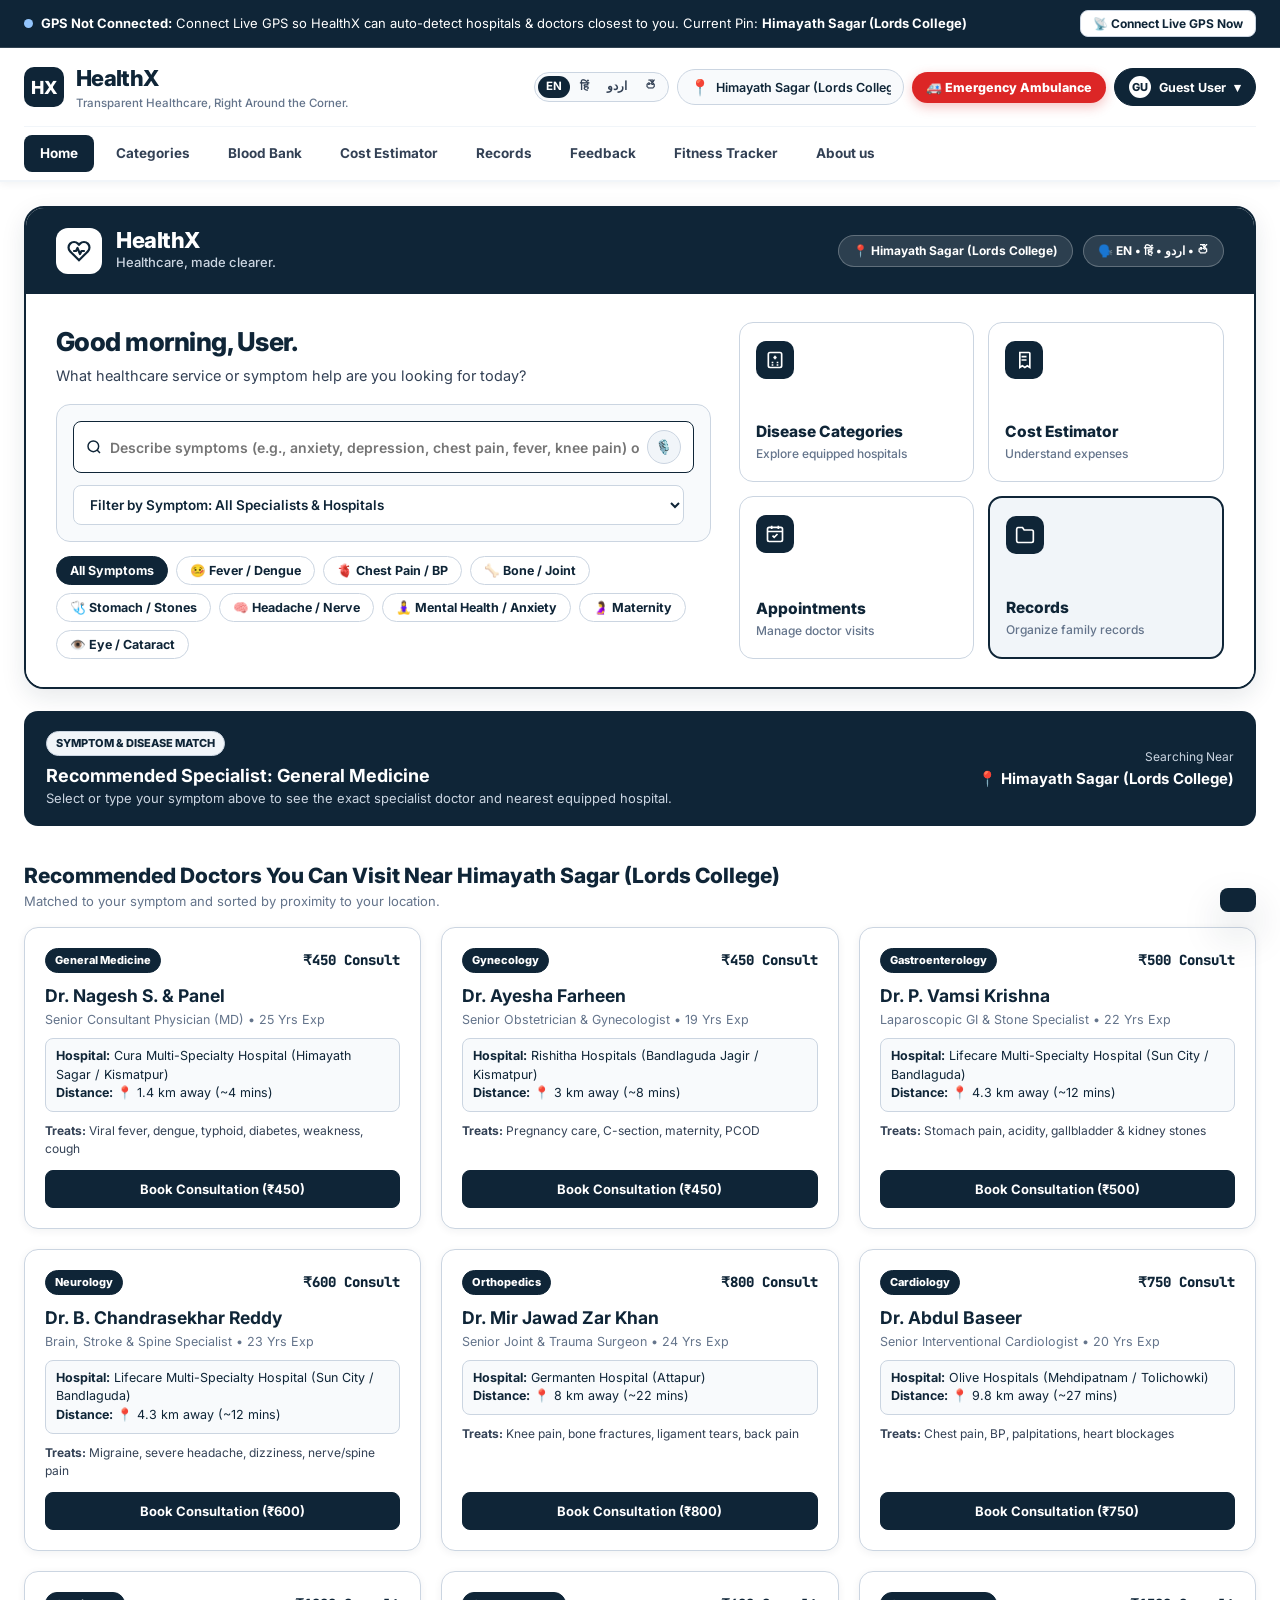
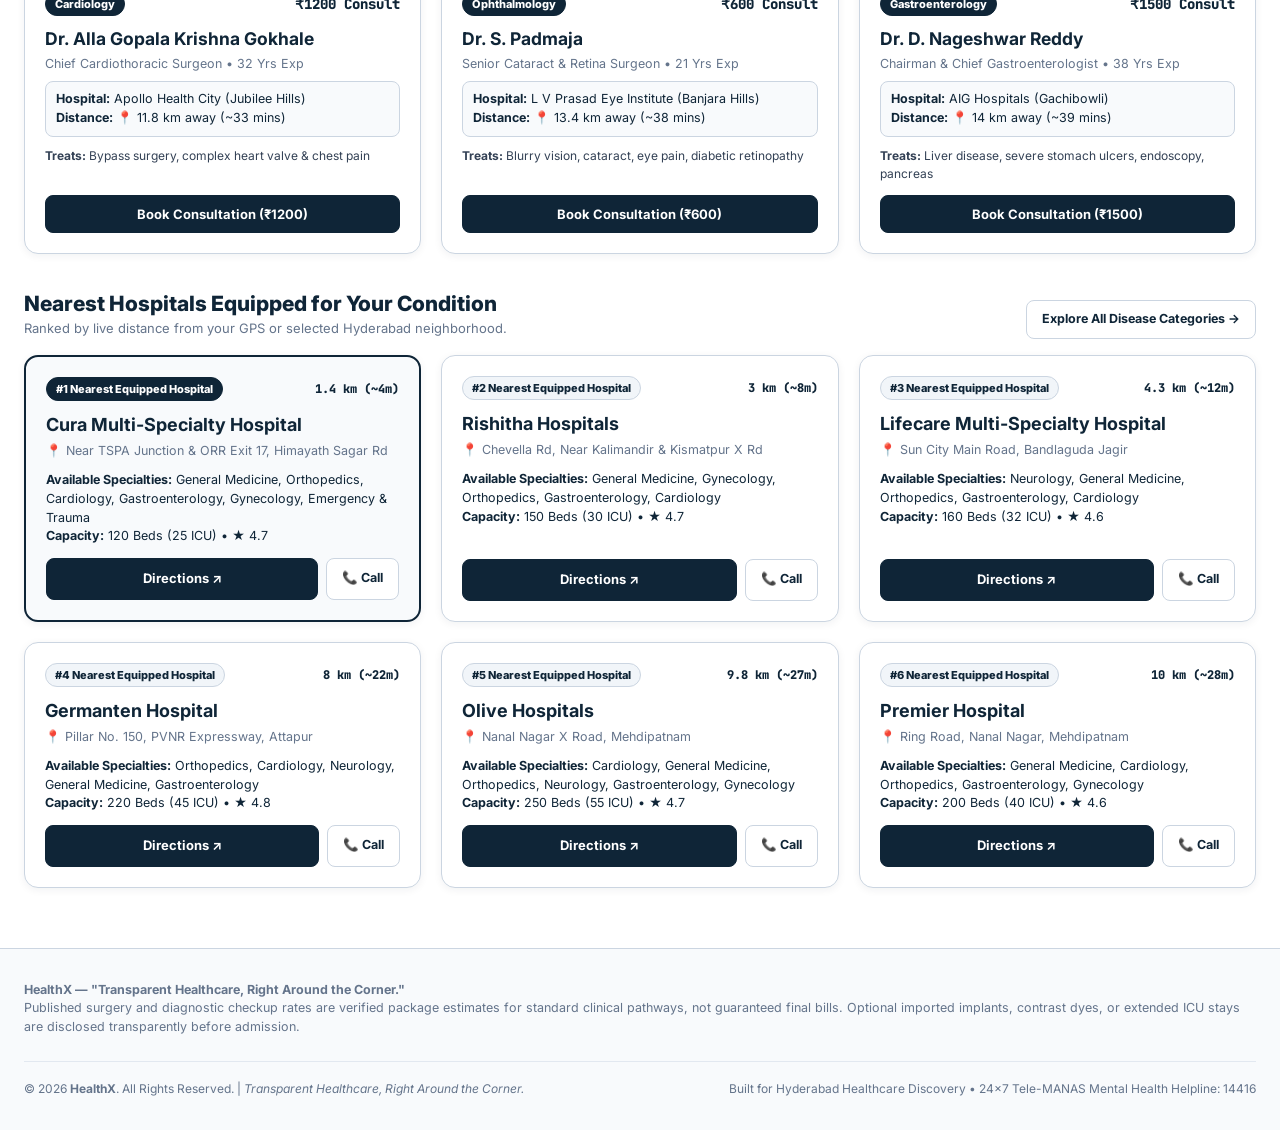
<file: index.html>
<!DOCTYPE html>
<html lang="en">
<head>
  <meta charset="UTF-8" />
  <meta name="viewport" content="width=device-width, initial-scale=1.0" />
  <title>HealthX | Hyderabad's All-In-One Health App</title>
  <link href="https://fonts.googleapis.com/css2?family=Inter:wght@400;500;600;700;800&family=JetBrains+Mono:wght@500;700&display=swap" rel="stylesheet">
  <link rel="stylesheet" href="./styles.css" />
</head>
<body>

  <!-- GPS AUTO-CONNECT PROMPT BAR -->
  <div class="gps-prompt-banner">
    <div class="gps-prompt-inner">
      <div id="gpsBannerText">
        <span class="gps-status-dot"></span><strong>GPS Not Connected:</strong> Connect Live GPS to auto-detect the nearest doctors and hospitals around you.
      </div>
      <button id="gpsConnectBtn" class="btn-outline" style="padding:5px 12px;font-size:12px;" onclick="connectLiveGPS(false)">
        📡 Connect Live GPS Now
      </button>
    </div>
  </div>

  <!-- HEADER -->
  <header class="navbar">
    <div class="container">
      <div class="navbar-top">
        <a href="./index.html" class="brand">
<span class="brand-mark">HX</span>
          <span>
            <span class="brand-title">HealthX</span>
            <span class="brand-sub">Transparent Healthcare, Right Around the Corner.</span>
          </span>
        </a>
        <div class="header-controls">
          <!-- Compact Language Switcher (EN | हिं | اردو | తె) -->
          <div id="headerLangSwitcher" class="lang-mini-pill" role="group" aria-label="Language Switcher">
            <button type="button" class="lang-mini-btn active" data-lang="en" onclick="setSiteLanguage('en')" title="English">EN</button>
            <button type="button" class="lang-mini-btn" data-lang="hi" onclick="setSiteLanguage('hi')" title="Hindi">हिं</button>
            <button type="button" class="lang-mini-btn" data-lang="ur" onclick="setSiteLanguage('ur')" title="Urdu">اردو</button>
            <button type="button" class="lang-mini-btn" data-lang="te" onclick="setSiteLanguage('te')" title="Telugu">తె</button>
          </div>

          <!-- Location Auto-Correct Input -->
          <div class="location-box" title="Type your Hyderabad area (auto-completes)">
            <span>📍</span>
            <input id="headerLocationInput" type="text" placeholder="Type area (e.g. Attapur, Mehdipatnam)" oninput="handleLocationTyping(this.value)" onfocus="handleLocationTyping(this.value)" />
            <div id="locSuggestionsBox" class="loc-suggestions"></div>
          </div>

          <!-- ONLY RED FEATURE: EMERGENCY AMBULANCE -->
          <button type="button" class="btn-ambulance" onclick="openAmbulanceModal()" data-i18n="ambulanceBtn">
            🚑 Emergency Ambulance
          </button>

          <!-- Top-Right Compact Login / Guest / National ID Menu -->
          <div class="profile-menu-wrap">
            <button type="button" class="profile-trigger-btn" onclick="toggleProfileDropdown()">
              <span id="profileAvatarMini" class="profile-avatar-mini">SZ</span>
              <span id="profileBtnLabel">User</span>
              <span>▾</span>
            </button>
            <div id="profileDropdown" class="profile-dropdown"></div>
          </div>
        </div>
      </div>

      <!-- Navigation Bar -->
      <nav class="nav-links" aria-label="Primary Navigation">
        <a href="./index.html" class="nav-link active" data-i18n="navHome">Home</a>
        <a href="./categories.html" class="nav-link" data-i18n="navCategories">Categories</a>
        <a href="./bloodbank.html" class="nav-link" data-i18n="navBlood">Blood Bank</a>
        <a href="./costs.html" class="nav-link" data-i18n="navCosts">Cost Estimator</a>
        <a href="./locker.html" class="nav-link" data-i18n="navRecords">Records</a>
        <a href="./feedback.html" class="nav-link" data-i18n="navFeedback">Feedback</a>
       <a href="./fitness.html" class="nav-link">Fitness Tracker</a>
     <a href="./about.html" class="nav-link" data-i18n="navAbout">About us</a>
      </nav>
    </div>
  </header>


  <main class="container">




    <!-- PC EXECUTIVE COMMAND CENTER -->
    <section class="pc-command-hub" aria-label="HealthX PC Command Center">
      <div class="pc-hub-banner">
        <div class="pc-hub-brand">
          <div class="pc-hub-logo">
            <svg width="24" height="24" viewBox="0 0 24 24" fill="none" stroke="currentColor" stroke-width="2.2">
              <path d="M20.84 4.61a5.5 5.5 0 0 0-7.78 0L12 5.67l-1.06-1.06a5.5 5.5 0 0 0-7.78 7.78l1.06 1.06L12 21.23l7.78-7.78 1.06-1.06a5.5 5.5 0 0 0 0-7.78z"/>
              <path d="M7 12h2l1.5-3 2.5 6 1.5-3H17" stroke-linecap="round" stroke-linejoin="round"/>
            </svg>
          </div>
          <div>
            <div class="pc-hub-title">HealthX</div>
            <div class="pc-hub-sub">Healthcare, made clearer.</div>
          </div>
        </div>

        <div class="pc-hub-badges">
          <span class="pc-pill-badge">📍 <span class="active-zone-label">Himayath Sagar (Lords College)</span></span>
          <span class="pc-pill-badge">🗣️ EN • हिं • اردو • తె</span>
        </div>
      </div>

      <!-- Main 2-Column PC Body -->
      <div class="pc-hub-body">
        <div>
          <h1 class="pc-greeting-title" id="pcGreetingHeading" data-i18n="greetingTitle">Good morning, User.</h1>
          <p class="pc-greeting-sub" data-i18n="greetingSub">What healthcare service or symptom help are you looking for today?</p>

          <div class="pc-search-card">
            <div class="pc-search-input-wrap">
              <svg width="18" height="18" viewBox="0 0 24 24" fill="none" stroke="#0F2537" stroke-width="2.2">
                <circle cx="11" cy="11" r="8"/><path d="M21 21l-4.35-4.35"/>
              </svg>
              <input
                id="symptomInput"
                type="text"
                data-i18n-placeholder="symptomPlaceholder"
                placeholder="Describe symptoms (e.g., anxiety, depression, chest pain, fever, knee pain) or search hospitals..."
                oninput="renderSymptomMatches()"
              />
              <button type="button" id="clearSymptomBtn" class="pc-clear-btn" onclick="clearSymptomSearch()" title="Clear search">✕</button>
              <button type="button" class="pc-mic-btn" onclick="startPCVoiceSearch()" title="Voice Search">
                🎙️
              </button>
            </div>

            <div class="pc-search-actions-row">
              <select id="symptomCategorySelect" class="select-std" onchange="selectSymptomChip(this.value)">
                <option value="ALL">Filter by Symptom: All Specialists &amp; Hospitals</option>
                <option value="FEVER">High Fever / Dengue / Cough / Weakness</option>
                <option value="HEART">Chest Pain / Breathlessness / High BP</option>
                <option value="ORTHO">Knee Pain / Bone Fracture / Back Pain</option>
                <option value="GASTRO">Stomach Pain / Gallstones / Kidney Stones</option>
                <option value="NEURO">Severe Headache / Migraine / Spine</option>
                <option value="PSYCH">Anxiety / Depression / Panic / Sleep / Stress (Psychiatry)</option>
                <option value="GYNEC">Pregnancy / Maternity Care</option>
                <option value="EYE">Blurry Vision / Cataract</option>
              </select>

            </div>
          </div>

          <!-- Quick Symptom Filter Chips (Now includes Mental Health / Psychiatric) -->
          <div class="symptom-chips" style="margin-top:14px;">
            <button class="sym-chip active" data-sym="ALL" data-i18n="chipAll" onclick="selectSymptomChip('ALL')">All Symptoms</button>
            <button class="sym-chip" data-sym="FEVER" data-i18n="chipFever" onclick="selectSymptomChip('FEVER')">🤒 Fever / Dengue</button>
            <button class="sym-chip" data-sym="HEART" data-i18n="chipHeart" onclick="selectSymptomChip('HEART')">🫀 Chest Pain / BP</button>
            <button class="sym-chip" data-sym="ORTHO" data-i18n="chipOrtho" onclick="selectSymptomChip('ORTHO')">🦴 Bone / Joint</button>
            <button class="sym-chip" data-sym="GASTRO" data-i18n="chipGastro" onclick="selectSymptomChip('GASTRO')">🩺 Stomach / Stones</button>
            <button class="sym-chip" data-sym="NEURO" data-i18n="chipNeuro" onclick="selectSymptomChip('NEURO')">🧠 Headache / Nerve</button>
            <button class="sym-chip" data-sym="PSYCH" data-i18n="chipPsych" onclick="selectSymptomChip('PSYCH')">🧘‍♀️ Mental Health / Anxiety</button>
            <button class="sym-chip" data-sym="GYNEC" data-i18n="chipGynec" onclick="selectSymptomChip('GYNEC')">🤰 Maternity</button>
            <button class="sym-chip" data-sym="EYE" data-i18n="chipEye" onclick="selectSymptomChip('EYE')">👁️ Eye / Cataract</button>
          </div>
        </div>

        <!-- Right Column: 4 Crisp Navy & White Quick-Action Tiles -->
        <div class="pc-tiles-grid">
          <a href="./categories.html" class="pc-action-tile">
            <div class="pc-tile-icon">
              <svg width="20" height="20" viewBox="0 0 24 24" fill="none" stroke="currentColor" stroke-width="2">
                <rect x="4" y="3" width="16" height="18" rx="2"/><path d="M12 7v4M10 9h4M8 15h2M14 15h2M8 18h2M14 18h2"/>
              </svg>
            </div>
            <div>
              <div class="pc-tile-title" data-i18n="tileCatTitle">Disease Categories</div>
              <div class="pc-tile-sub" data-i18n="tileCatSub">Explore equipped hospitals</div>
            </div>
          </a>

          <a href="./costs.html" class="pc-action-tile">
            <div class="pc-tile-icon">
              <svg width="20" height="20" viewBox="0 0 24 24" fill="none" stroke="currentColor" stroke-width="2">
                <path d="M6 3h12a1 1 0 0 1 1 1v17l-3-2-3 2-3-2-3 2V4a1 1 0 0 1 1-1z"/><path d="M9 8h6M9 12h6"/>
              </svg>
            </div>
            <div>
              <div class="pc-tile-title" data-i18n="tileCostTitle">Cost Estimator</div>
              <div class="pc-tile-sub" data-i18n="tileCostSub">Understand expenses</div>
            </div>
          </a>

          <a href="#recommendedDoctorsSection" class="pc-action-tile">
            <div class="pc-tile-icon">
              <svg width="20" height="20" viewBox="0 0 24 24" fill="none" stroke="currentColor" stroke-width="2">
                <rect x="3" y="4" width="18" height="17" rx="2"/><path d="M16 2v4M8 2v4M3 9h18M9 14l2 2 4-4"/>
              </svg>
            </div>
            <div>
              <div class="pc-tile-title" data-i18n="tileApptTitle">Appointments</div>
              <div class="pc-tile-sub" data-i18n="tileApptSub">Manage doctor visits</div>
            </div>
          </a>

          <a href="./locker.html" class="pc-action-tile featured">
            <div class="pc-tile-icon">
              <svg width="20" height="20" viewBox="0 0 24 24" fill="none" stroke="currentColor" stroke-width="2">
                <path d="M22 19a2 2 0 0 1-2 2H4a2 2 0 0 1-2-2V5a2 2 0 0 1 2-2h5l2 3h9a2 2 0 0 1 2 2z"/>
              </svg>
            </div>
            <div>
              <div class="pc-tile-title" data-i18n="tileRecTitle">Records</div>
              <div class="pc-tile-sub" data-i18n="tileRecSub">Organize family records</div>
            </div>
          </a>
        </div>
      </div>
    </section>

    <!-- DYNAMIC SPECIALIST RECOMMENDATION BANNER -->
    <div id="symptomRecommendationBanner" class="recommendation-banner"></div>

    <!-- 1. RECOMMENDED DOCTORS TO VISIT -->
    <section id="recommendedDoctorsSection">
      <div class="section-header">
        <div>
          <h2><span data-i18n="secDocTitle">Recommended Doctors You Can Visit Near</span> <span class="active-zone-label">Himayath Sagar</span></h2>
          <p data-i18n="secDocSub">Matched to your symptom and sorted by proximity to your location.</p>
        </div>
      </div>
      <div id="homeSymptomDoctorsGrid" class="grid-3"></div>
    </section>

    <!-- 2. NEAREST HOSPITALS EQUIPPED FOR THIS SYMPTOM -->
    <section>
      <div class="section-header">
        <div>
          <h2 data-i18n="secHospTitle">Nearest Hospitals Equipped for Your Condition</h2>
          <p data-i18n="secHospSub">Ranked by live distance from your GPS or selected Hyderabad neighborhood.</p>
        </div>
        <a href="./categories.html" class="btn-outline">Explore All Disease Categories →</a>
      </div>
      <div id="homeSymptomHospitalsGrid" class="grid-3"></div>
    </section>
  </main>

  <!-- MODAL & TOAST -->
  <div id="appModal" class="modal-backdrop" onclick="if(event.target===this) closeModal()">
    <div id="appModalContent" class="modal-box"></div>
  </div>
  <div id="toastBox" class="toast"></div>

  <footer>
    <div class="container">
      <div>
        <strong class="footer-brand">HealthX — "Transparent Healthcare, Right Around the Corner."</strong>
        <p class="footer-note">Published surgery and diagnostic checkup rates are verified package estimates for standard clinical pathways, not guaranteed final bills. Optional imported implants, contrast dyes, or extended ICU stays are disclosed transparently before admission.</p>
      </div>
      <div style="margin-top: 24px; padding-top: 18px; border-top: 1px solid #E2E8F0; display: flex; justify-content: space-between; align-items: center; flex-wrap: wrap; gap: 12px; font-size: 12px; color: #64748B;">
        <div>
          &copy; 2026 <strong>HealthX</strong>. All Rights Reserved. | <em>Transparent Healthcare, Right Around the Corner.</em>
        </div>
        <div>
          Built for Hyderabad Healthcare Discovery • 24x7 Tele-MANAS Mental Health Helpline: 14416
        </div>
      </div>
    </div>
  </footer>

  <script src="./app.js"></script>
  <script>
    function startPCVoiceSearch() {
      const SpeechRec = window.SpeechRecognition || window.webkitSpeechRecognition;
      if (!SpeechRec) {
        document.getElementById("symptomInput").value = "anxiety";
        renderSymptomMatches();
        showToast("Voice simulated: Matching specialists for 'anxiety'");
        return;
      }
      const rec = new SpeechRec();
      const langMap = { en: "en-IN", hi: "hi-IN", ur: "ur-IN", te: "te-IN" };
      rec.lang = langMap[currentLang] || "en-IN";
      showToast("🎙️ Listening... Speak your symptom in English, Hindi, Urdu, or Telugu.");
      rec.onresult = e => {
        const text = e.results[0][0].transcript;
        document.getElementById("symptomInput").value = text;
        renderSymptomMatches();
        showToast(`🎙️ Searching for: "${text}"`);
      };
      rec.start();
    }
  </script>
</body>
</html>
</file>
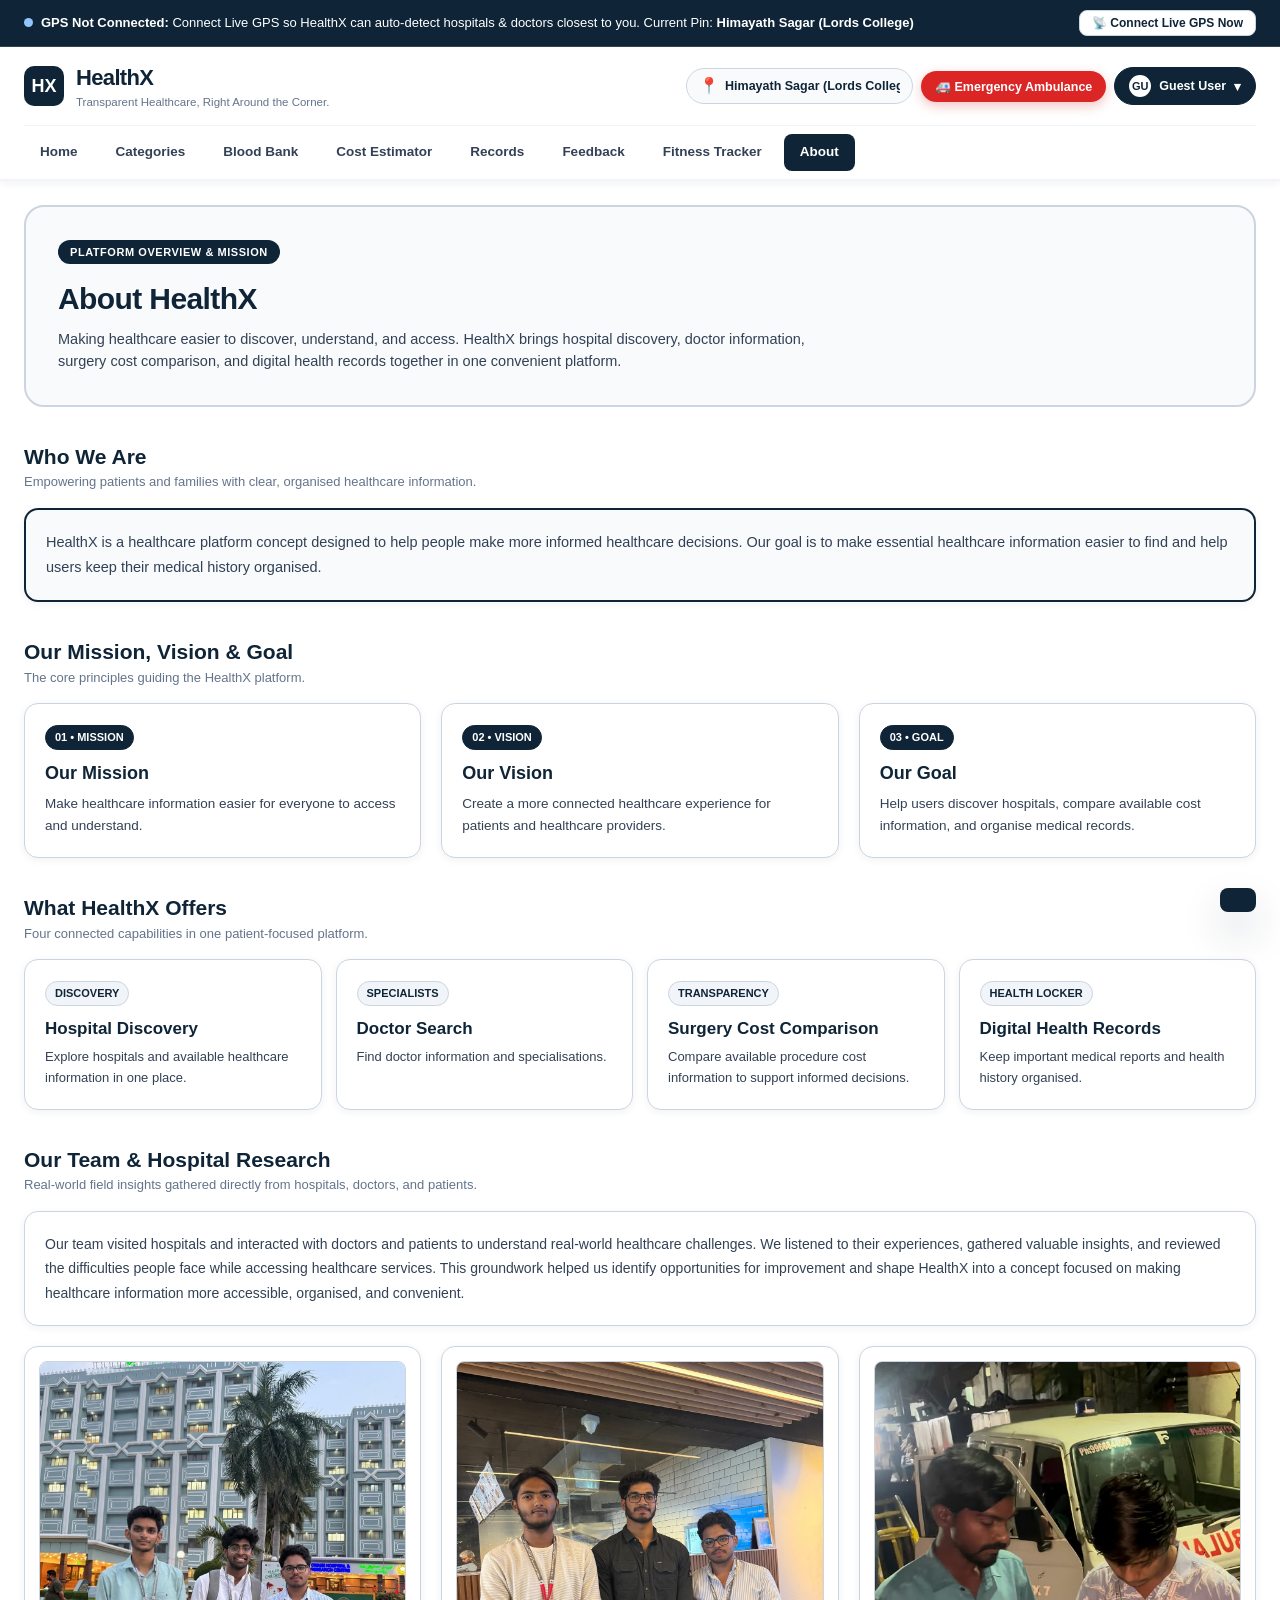
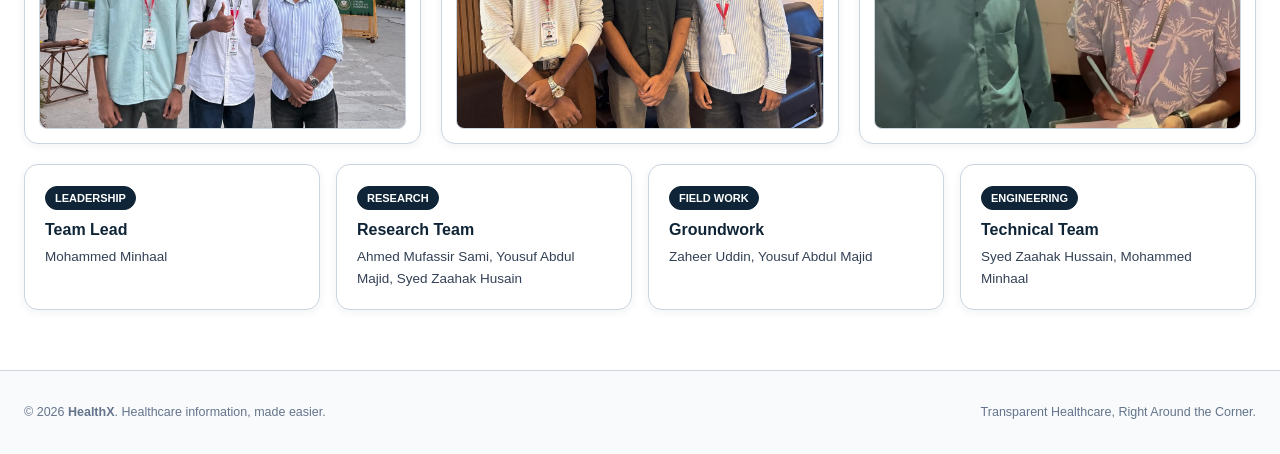
<file: about.html>
<!DOCTYPE html>
<html lang="en">
<head>
  <meta charset="UTF-8" />
  <meta name="viewport" content="width=device-width, initial-scale=1, viewport-fit=cover" />
  <meta name="theme-color" content="#0F2537" />
  <meta name="format-detection" content="telephone=no" />
  <meta http-equiv="Content-Security-Policy" content="default-src 'self'; script-src 'self' 'unsafe-inline'; style-src 'self' 'unsafe-inline' https://fonts.googleapis.com; font-src 'self' https://fonts.gstatic.com; img-src 'self' data:; connect-src 'self'; object-src 'none'; base-uri 'self'; form-action 'self'" />
  <meta name="referrer" content="strict-origin-when-cross-origin" />
  <title>About HealthX</title>
  <link href="https://fonts.googleapis.com/css2?family=Inter:wght@400;500;600;700;800&family=JetBrains+Mono:wght@500;700&display=swap" rel="stylesheet">
  <link rel="stylesheet" href="./styles.css" />

  <style>
    .team-photo {
      width: 100%;
      aspect-ratio: 1 / 1;
      border-radius: var(--radius-sm);
      overflow: hidden;
      background: var(--bg-soft);
      border: 1.5px solid var(--navy-border);
    }

    .team-photo img {
      width: 100%;
      height: 100%;
      object-fit: cover;
      display: block;
    }

    .team-details-grid {
      display: grid;
      grid-template-columns: repeat(4, 1fr);
      gap: 16px;
      margin-top: 20px;
    }

    .team-role-box h3 {
      font-size: 16px;
      font-weight: 800;
      color: var(--navy-deep);
      margin: 8px 0 4px;
    }

    .team-role-box p {
      font-size: 13.5px;
      color: var(--navy-slate);
      line-height: 1.6;
    }

    @media (max-width: 960px) {
      .team-details-grid {
        grid-template-columns: 1fr 1fr;
      }
    }

    @media (max-width: 600px) {
      .team-details-grid {
        grid-template-columns: 1fr;
      }
    }
  </style>
</head>
<body>

  <!-- GPS AUTO-CONNECT PROMPT BAR (Matches all other pages) -->
  <div class="gps-prompt-banner">
    <div class="gps-prompt-inner">
      <div id="gpsBannerText">
        <span class="gps-status-dot"></span><strong>GPS Not Connected:</strong> Connect Live GPS to auto-detect the nearest doctors and hospitals around you.
      </div>
      <button id="gpsConnectBtn" class="btn-outline" style="padding:5px 12px;font-size:12px;" onclick="connectLiveGPS(false)">
        📡 Connect Live GPS Now
      </button>
    </div>
  </div>

  <!-- HEADER (Matches index.html, costs.html, bloodbank.html, etc.) -->
  <header class="navbar">
    <div class="container">
      <div class="navbar-top">
        <a href="./index.html" class="brand">
          <span class="brand-mark">HX</span>
          <span>
            <span class="brand-title">HealthX</span>
            <span class="brand-sub">Transparent Healthcare, Right Around the Corner.</span>
          </span>
        </a>

        <div class="header-controls">
          <div class="location-box" title="Type your Hyderabad area (auto-completes)">
            <span>📍</span>
            <input id="headerLocationInput" type="text" placeholder="Type area (e.g. Attapur, Mehdipatnam)" oninput="handleLocationTyping(this.value)" onfocus="handleLocationTyping(this.value)" />
            <div id="locSuggestionsBox" class="loc-suggestions"></div>
          </div>

          <button type="button" class="btn-ambulance" onclick="openAmbulanceModal()">
            🚑 Emergency Ambulance
          </button>

          <div class="profile-menu-wrap">
            <button type="button" class="profile-trigger-btn" onclick="toggleProfileDropdown()">
              <span id="profileAvatarMini" class="profile-avatar-mini">GU</span>
              <span id="profileBtnLabel">Guest User</span>
              <span>▾</span>
            </button>
            <div id="profileDropdown" class="profile-dropdown"></div>
          </div>
        </div>
      </div>

      <nav class="nav-links" aria-label="Primary Navigation">
        <a href="./index.html" class="nav-link">Home</a>
        <a href="./categories.html" class="nav-link">Categories</a>
        <a href="./bloodbank.html" class="nav-link">Blood Bank</a>
        <a href="./costs.html" class="nav-link">Cost Estimator</a>
        <a href="./locker.html" class="nav-link">Records</a>
        <a href="./feedback.html" class="nav-link">Feedback</a>
        <a href="./fitness.html" class="nav-link">Fitness Tracker</a>
        <a href="./about.html" class="nav-link active" data-i18n="navAbout">About</a>
      </nav>
    </div>
  </header>

  <main class="container">
    <!-- HERO SECTION -->
    <section class="hero-clean">
      <span class="hero-kicker">PLATFORM OVERVIEW &amp; MISSION</span>
      <h1>About HealthX</h1>
      <p style="margin-bottom:0;">
        Making healthcare easier to discover, understand, and access.
        HealthX brings hospital discovery, doctor information,
        surgery cost comparison, and digital health records together
        in one convenient platform.
      </p>
    </section>

    <!-- WHO WE ARE -->
    <section>
      <div class="section-header">
        <div>
          <h2>Who We Are</h2>
          <p>Empowering patients and families with clear, organised healthcare information.</p>
        </div>
      </div>

      <div class="card active-card">
        <p style="font-size:14.5px;color:var(--navy-slate);line-height:1.75;">
          HealthX is a healthcare platform concept designed to help
          people make more informed healthcare decisions. Our goal
          is to make essential healthcare information easier to find
          and help users keep their medical history organised.
        </p>
      </div>
    </section>

    <!-- OUR MISSION, VISION & GOAL -->
    <section>
      <div class="section-header">
        <div>
          <h2>Our Mission, Vision &amp; Goal</h2>
          <p>The core principles guiding the HealthX platform.</p>
        </div>
      </div>

      <div class="grid-3">
        <article class="card">
          <div>
            <span class="badge-navy solid" style="margin-bottom:10px;">01 • MISSION</span>
            <h3 style="font-size:18px;margin-bottom:6px;">Our Mission</h3>
            <p style="font-size:13.5px;color:var(--navy-slate);line-height:1.65;">
              Make healthcare information easier for everyone
              to access and understand.
            </p>
          </div>
        </article>

        <article class="card">
          <div>
            <span class="badge-navy solid" style="margin-bottom:10px;">02 • VISION</span>
            <h3 style="font-size:18px;margin-bottom:6px;">Our Vision</h3>
            <p style="font-size:13.5px;color:var(--navy-slate);line-height:1.65;">
              Create a more connected healthcare experience
              for patients and healthcare providers.
            </p>
          </div>
        </article>

        <article class="card">
          <div>
            <span class="badge-navy solid" style="margin-bottom:10px;">03 • GOAL</span>
            <h3 style="font-size:18px;margin-bottom:6px;">Our Goal</h3>
            <p style="font-size:13.5px;color:var(--navy-slate);line-height:1.65;">
              Help users discover hospitals, compare available
              cost information, and organise medical records.
            </p>
          </div>
        </article>
      </div>
    </section>

    <!-- WHAT HEALTHX OFFERS -->
    <section>
      <div class="section-header">
        <div>
          <h2>What HealthX Offers</h2>
          <p>Four connected capabilities in one patient-focused platform.</p>
        </div>
      </div>

      <div class="grid-4">
        <article class="card">
          <div>
            <span class="badge-navy" style="margin-bottom:10px;">DISCOVERY</span>
            <h3 style="font-size:17px;margin-bottom:6px;">Hospital Discovery</h3>
            <p style="font-size:13px;color:var(--navy-slate);line-height:1.6;">
              Explore hospitals and available healthcare
              information in one place.
            </p>
          </div>
        </article>

        <article class="card">
          <div>
            <span class="badge-navy" style="margin-bottom:10px;">SPECIALISTS</span>
            <h3 style="font-size:17px;margin-bottom:6px;">Doctor Search</h3>
            <p style="font-size:13px;color:var(--navy-slate);line-height:1.6;">
              Find doctor information and specialisations.
            </p>
          </div>
        </article>

        <article class="card">
          <div>
            <span class="badge-navy" style="margin-bottom:10px;">TRANSPARENCY</span>
            <h3 style="font-size:17px;margin-bottom:6px;">Surgery Cost Comparison</h3>
            <p style="font-size:13px;color:var(--navy-slate);line-height:1.6;">
              Compare available procedure cost information
              to support informed decisions.
            </p>
          </div>
        </article>

        <article class="card">
          <div>
            <span class="badge-navy" style="margin-bottom:10px;">HEALTH LOCKER</span>
            <h3 style="font-size:17px;margin-bottom:6px;">Digital Health Records</h3>
            <p style="font-size:13px;color:var(--navy-slate);line-height:1.6;">
              Keep important medical reports and health
              history organised.
            </p>
          </div>
        </article>
      </div>
    </section>

    <!-- OUR TEAM & HOSPITAL RESEARCH -->
    <section>
      <div class="section-header">
        <div>
          <h2>Our Team &amp; Hospital Research</h2>
          <p>Real-world field insights gathered directly from hospitals, doctors, and patients.</p>
        </div>
      </div>

      <div class="card" style="margin-bottom:20px;">
        <p style="font-size:14px;color:var(--navy-slate);line-height:1.75;">
          Our team visited hospitals and interacted with doctors
          and patients to understand real-world healthcare
          challenges. We listened to their experiences, gathered
          valuable insights, and reviewed the difficulties people
          face while accessing healthcare services. This groundwork
          helped us identify opportunities for improvement and
          shape HealthX into a concept focused on making healthcare
          information more accessible, organised, and convenient.
        </p>
      </div>

      <div class="grid-3">
        <div class="card" style="padding:14px;">
          <div class="team-photo">
            <img src="./images/member1.jpg.jpeg" alt="HealthX team photo 1" />
          </div>
        </div>

        <div class="card" style="padding:14px;">
          <div class="team-photo">
            <img src="./images/member2.jpg.jpeg" alt="HealthX team photo 2" />
          </div>
        </div>

        <div class="card" style="padding:14px;">
          <div class="team-photo">
            <img src="./images/member3.jpg.jpeg" alt="HealthX team photo 3" />
          </div>
        </div>
      </div>

      <div class="team-details-grid">
        <div class="card team-role-box">
          <div>
            <span class="badge-navy solid">LEADERSHIP</span>
            <h3>Team Lead</h3>
            <p>Mohammed Minhaal</p>
          </div>
        </div>

        <div class="card team-role-box">
          <div>
            <span class="badge-navy solid">RESEARCH</span>
            <h3>Research Team</h3>
            <p>Ahmed Mufassir Sami, Yousuf Abdul Majid, Syed Zaahak Husain</p>
          </div>
        </div>

        <div class="card team-role-box">
          <div>
            <span class="badge-navy solid">FIELD WORK</span>
            <h3>Groundwork</h3>
            <p>Zaheer Uddin, Yousuf Abdul Majid</p>
          </div>
        </div>

        <div class="card team-role-box">
          <div>
            <span class="badge-navy solid">ENGINEERING</span>
            <h3>Technical Team</h3>
            <p>Syed Zaahak Hussain, Mohammed Minhaal</p>
          </div>
        </div>
      </div>
    </section>
  </main>

  <!-- MODAL & TOAST (Required for Ambulance & Profile buttons in Header) -->
  <div id="appModal" class="modal-backdrop" onclick="if(event.target===this) closeModal()">
    <div id="appModalContent" class="modal-box"></div>
  </div>
  <div id="toastBox" class="toast"></div>

  <footer>
    <div class="container" style="display:flex;justify-content:space-between;flex-wrap:wrap;gap:12px;">
      <div>&copy; 2026 <strong>HealthX</strong>. Healthcare information, made easier.</div>
      <div>Transparent Healthcare, Right Around the Corner.</div>
    </div>
  </footer>

  <script src="./app.js"></script>
</body>
</html>
</file>
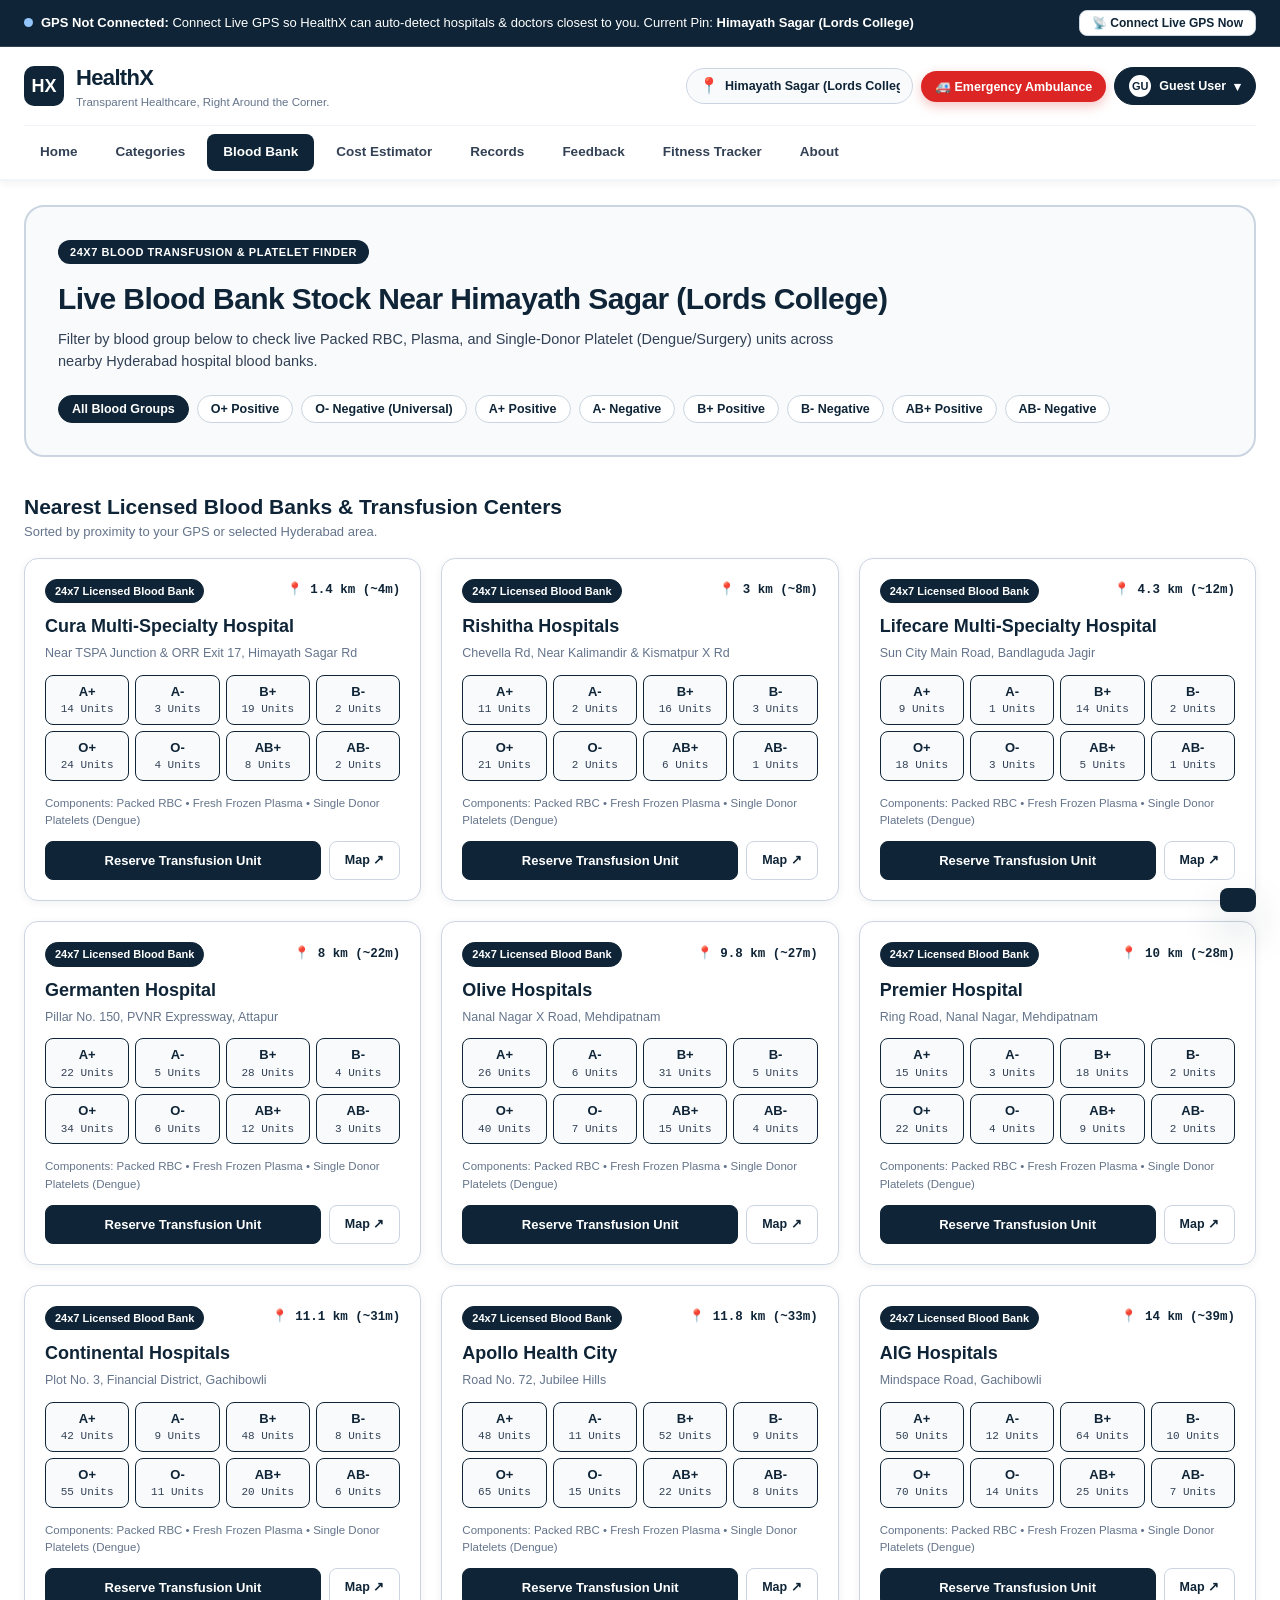
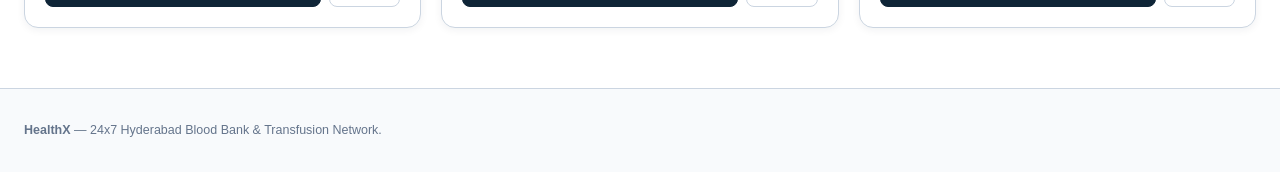
<file: bloodbank.html>
<!DOCTYPE html>
<html lang="en">
<head>
  <meta charset="UTF-8" />
  <meta name="viewport" content="width=device-width, initial-scale=1, viewport-fit=cover" />
  <meta name="theme-color" content="#0F2537" />
  <meta name="format-detection" content="telephone=no" />
  <meta http-equiv="Content-Security-Policy" content="default-src 'self'; script-src 'self' 'unsafe-inline'; style-src 'self' 'unsafe-inline' https://fonts.googleapis.com; font-src 'self' https://fonts.gstatic.com; img-src 'self' data:; connect-src 'self'; object-src 'none'; base-uri 'self'; form-action 'self'" />
  <meta name="referrer" content="strict-origin-when-cross-origin" />
  <title>HealthX | Blood Bank & Transfusion Finder Near You</title>
  <link href="https://fonts.googleapis.com/css2?family=Inter:wght@400;500;600;700;800&family=JetBrains+Mono:wght@500;700&display=swap" rel="stylesheet">
  <link rel="stylesheet" href="./styles.css" />
</head>
<body>

  <div class="gps-prompt-banner">
    <div class="gps-prompt-inner">
      <div id="gpsBannerText"></div>
      <button id="gpsConnectBtn" class="btn-outline" style="padding:5px 12px;font-size:12px;" onclick="connectLiveGPS(false)">📡 Connect Live GPS</button>
    </div>
  </div>

  <header class="navbar">
    <div class="container">
      <div class="navbar-top">
        <a href="./index.html" class="brand">
          <span class="brand-mark">HX</span>
          <span>
            <span class="brand-title">HealthX</span>
            <span class="brand-sub">Transparent Healthcare, Right Around the Corner.</span>
          </span>
        </a>
        <div class="header-controls">
          <div class="location-box">
            <span>📍</span>
            <input id="headerLocationInput" type="text" placeholder="Type area..." oninput="handleLocationTyping(this.value)" onfocus="handleLocationTyping(this.value)" />
            <div id="locSuggestionsBox" class="loc-suggestions"></div>
          </div>
          <button type="button" class="btn-ambulance" onclick="openAmbulanceModal()">🚑 Emergency Ambulance</button>
          <div class="profile-menu-wrap">
            <button type="button" class="profile-trigger-btn" onclick="toggleProfileDropdown()">
              <span id="profileAvatarMini" class="profile-avatar-mini">GU</span>
              <span id="profileBtnLabel">Guest User</span>
              <span>▾</span>
            </button>
            <div id="profileDropdown" class="profile-dropdown"></div>
          </div>
        </div>
      </div>

      <nav class="nav-links">
        <a href="./index.html" class="nav-link">Home</a>
        <a href="./categories.html" class="nav-link">Categories</a>
        <a href="./bloodbank.html" class="nav-link active">Blood Bank</a>
        <a href="./costs.html" class="nav-link">Cost Estimator</a>
        <a href="./locker.html" class="nav-link">Records</a>
        <a href="./feedback.html" class="nav-link">Feedback</a>
        <a href="./fitness.html" class="nav-link">Fitness Tracker</a>
        <a href="./about.html" class="nav-link" data-i18n="navAbout">About</a>
      </nav>
    </div>
  </header>

  <main class="container">
    <section class="hero-clean">
      <span class="hero-kicker">24x7 BLOOD TRANSFUSION &amp; PLATELET FINDER</span>
      <h1>Live Blood Bank Stock Near <span class="active-zone-label">Himayath Sagar</span></h1>
      <p>Filter by blood group below to check live Packed RBC, Plasma, and Single-Donor Platelet (Dengue/Surgery) units across nearby Hyderabad hospital blood banks.</p>

      <div class="symptom-chips">
        <button class="sym-chip bg-chip active" onclick="selectBloodGroupFilter('ALL', this)">All Blood Groups</button>
        <button class="sym-chip bg-chip" onclick="selectBloodGroupFilter('O+', this)">O+ Positive</button>
        <button class="sym-chip bg-chip" onclick="selectBloodGroupFilter('O-', this)">O- Negative (Universal)</button>
        <button class="sym-chip bg-chip" onclick="selectBloodGroupFilter('A+', this)">A+ Positive</button>
        <button class="sym-chip bg-chip" onclick="selectBloodGroupFilter('A-', this)">A- Negative</button>
        <button class="sym-chip bg-chip" onclick="selectBloodGroupFilter('B+', this)">B+ Positive</button>
        <button class="sym-chip bg-chip" onclick="selectBloodGroupFilter('B-', this)">B- Negative</button>
        <button class="sym-chip bg-chip" onclick="selectBloodGroupFilter('AB+', this)">AB+ Positive</button>
        <button class="sym-chip bg-chip" onclick="selectBloodGroupFilter('AB-', this)">AB- Negative</button>
      </div>
    </section>

    <section>
      <div class="section-header">
        <div>
          <h2>Nearest Licensed Blood Banks &amp; Transfusion Centers</h2>
          <p>Sorted by proximity to your GPS or selected Hyderabad area.</p>
        </div>
      </div>
      <div id="bloodBankGrid" class="grid-3"></div>
    </section>
  </main>

  <div id="appModal" class="modal-backdrop" onclick="if(event.target===this) closeModal()">
    <div id="appModalContent" class="modal-box"></div>
  </div>
  <div id="toastBox" class="toast"></div>

  <footer>
    <div class="container"><strong>HealthX</strong> — 24x7 Hyderabad Blood Bank &amp; Transfusion Network.</div>
  </footer>

  <script src="./app.js"></script>
</body>
</html>
</file>
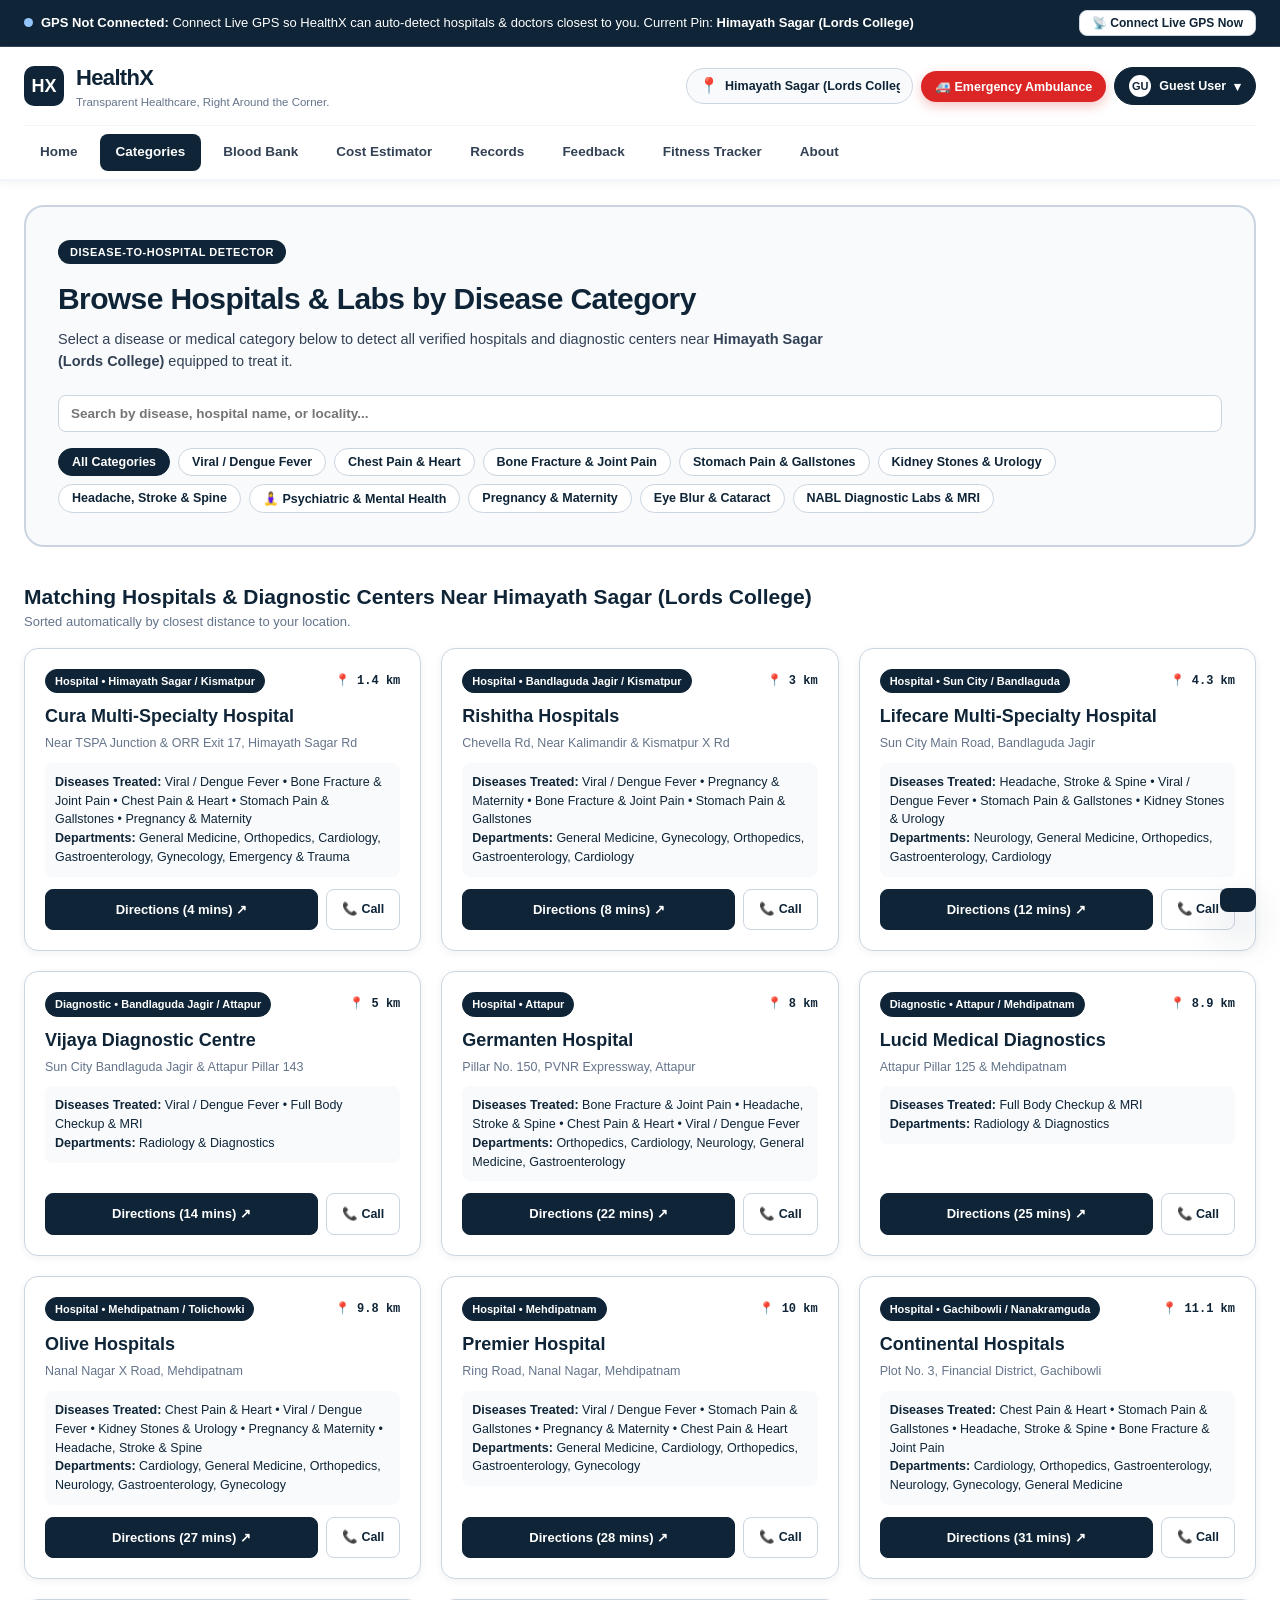
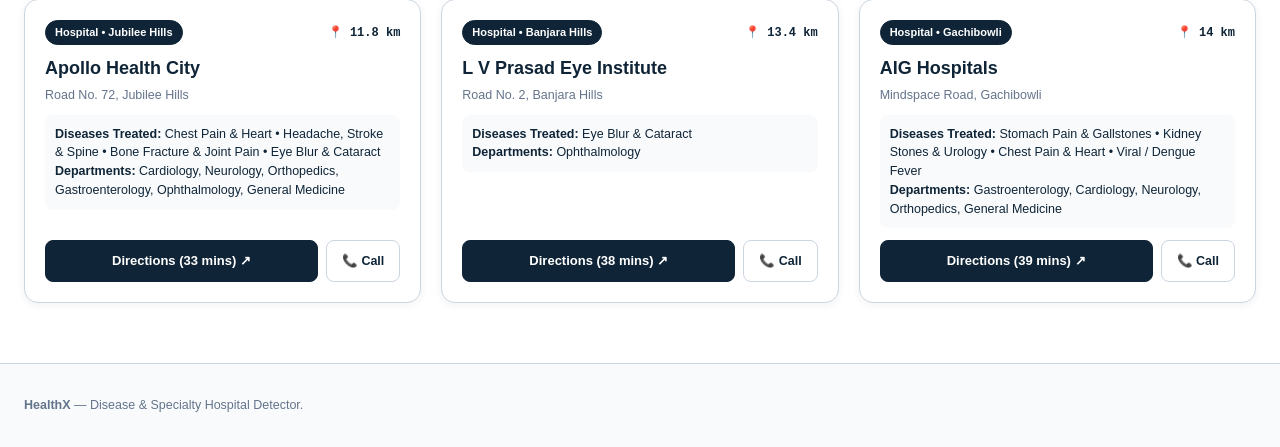
<file: categories.html>
<!DOCTYPE html>
<html lang="en">
<head>
  <meta charset="UTF-8" />
  <meta name="viewport" content="width=device-width, initial-scale=1, viewport-fit=cover" />
  <meta name="theme-color" content="#0F2537" />
  <meta name="format-detection" content="telephone=no" />
  <meta http-equiv="Content-Security-Policy" content="default-src 'self'; script-src 'self' 'unsafe-inline'; style-src 'self' 'unsafe-inline' https://fonts.googleapis.com; font-src 'self' https://fonts.gstatic.com; img-src 'self' data:; connect-src 'self'; object-src 'none'; base-uri 'self'; form-action 'self'" />
  <meta name="referrer" content="strict-origin-when-cross-origin" />
  <title>HealthX | Categories — Hospital Detector by Disease</title>
  <link href="https://fonts.googleapis.com/css2?family=Inter:wght@400;500;600;700;800&family=JetBrains+Mono:wght@500;700&display=swap" rel="stylesheet">
  <link rel="stylesheet" href="./styles.css" />
</head>
<body>

  <div class="gps-prompt-banner">
    <div class="gps-prompt-inner">
      <div id="gpsBannerText"></div>
      <button id="gpsConnectBtn" class="btn-outline" style="padding:5px 12px;font-size:12px;" onclick="connectLiveGPS(false)">📡 Connect Live GPS</button>
    </div>
  </div>

  <header class="navbar">
    <div class="container">
      <div class="navbar-top">
        <a href="./index.html" class="brand">
          <span class="brand-mark">HX</span>
          <span>
            <span class="brand-title">HealthX</span>
            <span class="brand-sub">Transparent Healthcare, Right Around the Corner.</span>
          </span>
        </a>
        <div class="header-controls">
          <div class="location-box">
            <span>📍</span>
            <input id="headerLocationInput" type="text" placeholder="Type area..." oninput="handleLocationTyping(this.value)" onfocus="handleLocationTyping(this.value)" />
            <div id="locSuggestionsBox" class="loc-suggestions"></div>
          </div>
          <button type="button" class="btn-ambulance" onclick="openAmbulanceModal()">🚑 Emergency Ambulance</button>
          <div class="profile-menu-wrap">
            <button type="button" class="profile-trigger-btn" onclick="toggleProfileDropdown()">
              <span id="profileAvatarMini" class="profile-avatar-mini">GU</span>
              <span id="profileBtnLabel">Guest User</span>
              <span>▾</span>
            </button>
            <div id="profileDropdown" class="profile-dropdown"></div>
          </div>
        </div>
      </div>

      <nav class="nav-links">
        <a href="./index.html" class="nav-link">Home </a>
        <a href="./categories.html" class="nav-link active">Categories</a>
        <a href="./bloodbank.html" class="nav-link">Blood Bank</a>
        <a href="./costs.html" class="nav-link">Cost Estimator</a>
        <a href="./locker.html" class="nav-link">Records</a>
        <a href="./feedback.html" class="nav-link">Feedback</a>
        <a href="./fitness.html" class="nav-link">Fitness Tracker</a>
       <a href="./about.html" class="nav-link" data-i18n="navAbout">About</a>
      </nav>
    </div>
  </header>

  <main class="container">
    <section class="hero-clean">
      <span class="hero-kicker">DISEASE-TO-HOSPITAL DETECTOR</span>
      <h1>Browse Hospitals &amp; Labs by Disease Category</h1>
      <p>Select a disease or medical category below to detect all verified hospitals and diagnostic centers near <strong class="active-zone-label">Himayath Sagar</strong> equipped to treat it.</p>

      <input id="catSearchInput" class="input-std" placeholder="Search by disease, hospital name, or locality..." oninput="renderCategoryHospitals()" />

      <div class="symptom-chips">
        <button class="sym-chip disease-cat-btn active" onclick="filterByDiseaseCategory('ALL', this)">All Categories</button>
        <button class="sym-chip disease-cat-btn" onclick="filterByDiseaseCategory('Viral / Dengue Fever', this)">Viral / Dengue Fever</button>
        <button class="sym-chip disease-cat-btn" onclick="filterByDiseaseCategory('Chest Pain & Heart', this)">Chest Pain &amp; Heart</button>
        <button class="sym-chip disease-cat-btn" onclick="filterByDiseaseCategory('Bone Fracture & Joint Pain', this)">Bone Fracture &amp; Joint Pain</button>
        <button class="sym-chip disease-cat-btn" onclick="filterByDiseaseCategory('Stomach Pain & Gallstones', this)">Stomach Pain &amp; Gallstones</button>
        <button class="sym-chip disease-cat-btn" onclick="filterByDiseaseCategory('Kidney Stones & Urology', this)">Kidney Stones &amp; Urology</button>
        <button class="sym-chip disease-cat-btn" onclick="filterByDiseaseCategory('Headache, Stroke & Spine', this)">Headache, Stroke &amp; Spine</button>
        <button class="sym-chip disease-cat-btn" onclick="filterByDiseaseCategory('Psychiatric & Mental Health', this)">🧘‍♀️ Psychiatric &amp; Mental Health</button>
        <button class="sym-chip disease-cat-btn" onclick="filterByDiseaseCategory('Pregnancy & Maternity', this)">Pregnancy &amp; Maternity</button>
        <button class="sym-chip disease-cat-btn" onclick="filterByDiseaseCategory('Eye Blur & Cataract', this)">Eye Blur &amp; Cataract</button>
        <button class="sym-chip disease-cat-btn" onclick="filterByDiseaseCategory('Full Body Checkup & MRI', this)">NABL Diagnostic Labs &amp; MRI</button>
      </div>
    </section>

    <section>
      <div class="section-header">
        <div>
          <h2>Matching Hospitals &amp; Diagnostic Centers Near <span class="active-zone-label">Himayath Sagar</span></h2>
          <p>Sorted automatically by closest distance to your location.</p>
        </div>
      </div>
      <div id="categoryHospitalsGrid" class="grid-3"></div>
    </section>
  </main>

  <div id="appModal" class="modal-backdrop" onclick="if(event.target===this) closeModal()">
    <div id="appModalContent" class="modal-box"></div>
  </div>
  <div id="toastBox" class="toast"></div>

  <footer>
    <div class="container"><strong>HealthX</strong> — Disease &amp; Specialty Hospital Detector.</div>
  </footer>

  <script src="./app.js"></script>
</body>
</html>
</file>
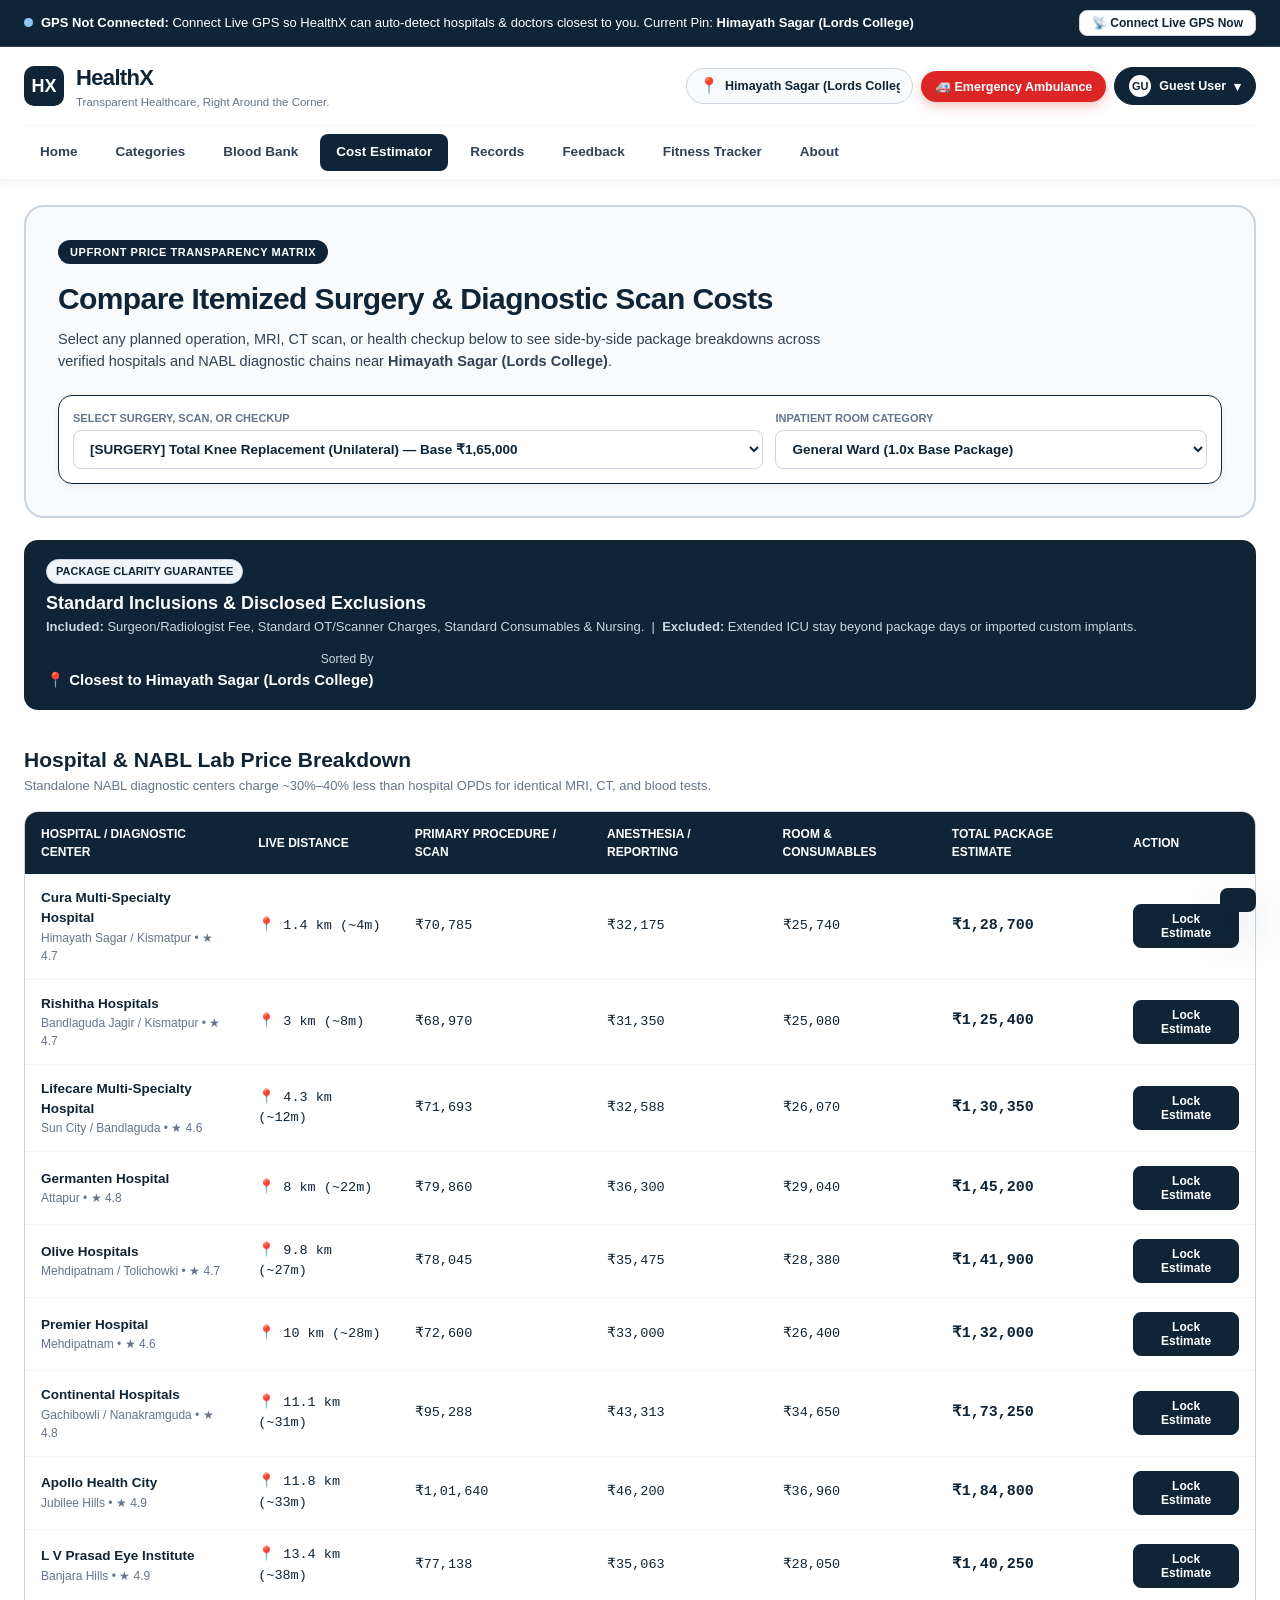
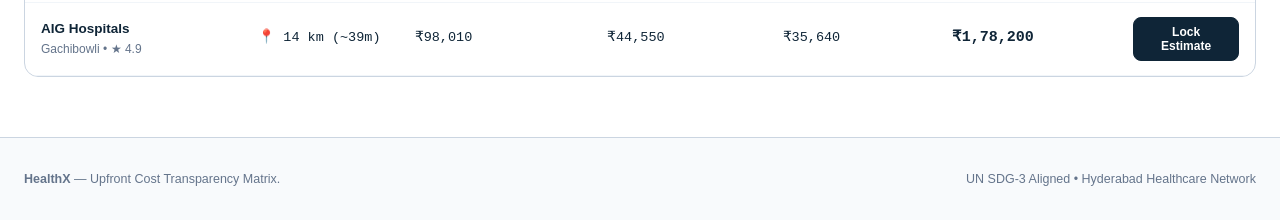
<file: costs.html>
<!DOCTYPE html>
<html lang="en">
<head>
  <meta charset="UTF-8" />
  <meta name="viewport" content="width=device-width, initial-scale=1, viewport-fit=cover" />
  <meta name="theme-color" content="#0F2537" />
  <meta name="format-detection" content="telephone=no" />
  <meta http-equiv="Content-Security-Policy" content="default-src 'self'; script-src 'self' 'unsafe-inline'; style-src 'self' 'unsafe-inline' https://fonts.googleapis.com; font-src 'self' https://fonts.gstatic.com; img-src 'self' data:; connect-src 'self'; object-src 'none'; base-uri 'self'; form-action 'self'" />
  <meta name="referrer" content="strict-origin-when-cross-origin" />
  <title>HealthX | Surgery & Scan Cost Estimator</title>
  <link href="https://fonts.googleapis.com/css2?family=Inter:wght@400;500;600;700;800&family=JetBrains+Mono:wght@500;700&display=swap" rel="stylesheet">
  <link rel="stylesheet" href="./styles.css" />
</head>
<body>

  <!-- GPS AUTO-CONNECT PROMPT BAR -->
  <div class="gps-prompt-banner">
    <div class="gps-prompt-inner">
      <div id="gpsBannerText">
        <span class="gps-status-dot"></span><strong>GPS Not Connected:</strong> Connect Live GPS to auto-detect the nearest hospitals and diagnostic labs around you.
      </div>
      <button id="gpsConnectBtn" class="btn-outline" style="padding:5px 12px;font-size:12px;" onclick="connectLiveGPS(false)">
        📡 Connect Live GPS Now
      </button>
    </div>
  </div>

  <!-- HEADER -->
  <header class="navbar">
    <div class="container">
      <div class="navbar-top">
        <a href="./index.html" class="brand">
          <span class="brand-mark">HX</span>
          <span>
            <span class="brand-title">HealthX</span>
            <span class="brand-sub">Transparent Healthcare, Right Around the Corner.</span>
          </span>
        </a>

        <div class="header-controls">
          <!-- Location Auto-Correct Input -->
          <div class="location-box" title="Type your Hyderabad area (auto-completes)">
            <span>📍</span>
            <input id="headerLocationInput" type="text" placeholder="Type area (e.g. Attapur, Mehdipatnam)" oninput="handleLocationTyping(this.value)" onfocus="handleLocationTyping(this.value)" />
            <div id="locSuggestionsBox" class="loc-suggestions"></div>
          </div>

          <!-- ONLY RED FEATURE: EMERGENCY AMBULANCE -->
          <button type="button" class="btn-ambulance" onclick="openAmbulanceModal()">
            🚑 Emergency Ambulance
          </button>

          <!-- Top-Right Compact Login / Guest / Aadhaar Menu -->
          <div class="profile-menu-wrap">
            <button type="button" class="profile-trigger-btn" onclick="toggleProfileDropdown()">
              <span id="profileAvatarMini" class="profile-avatar-mini">GU</span>
              <span id="profileBtnLabel">Guest User</span>
              <span>▾</span>
            </button>
            <div id="profileDropdown" class="profile-dropdown"></div>
          </div>
        </div>
      </div>

      <!-- Navigation Bar -->
      <nav class="nav-links" aria-label="Primary Navigation">
        <a href="./index.html" class="nav-link">Home</a>
        <a href="./categories.html" class="nav-link">Categories </a>
        <a href="./bloodbank.html" class="nav-link">Blood Bank</a>
        <a href="./costs.html" class="nav-link active">Cost Estimator</a>
        <a href="./locker.html" class="nav-link">Records</a>
        <a href="./feedback.html" class="nav-link">Feedback</a>
        <a href="./fitness.html" class="nav-link">Fitness Tracker</a>
     <a href="./about.html" class="nav-link" data-i18n="navAbout">About</a>
      </nav>
    </div>
  </header>

  <main class="container">
    <!-- CLEAN HERO FOR COST TRANSPARENCY -->
    <section class="hero-clean">
      <span class="hero-kicker">UPFRONT PRICE TRANSPARENCY MATRIX</span>
      <h1>Compare Itemized Surgery &amp; Diagnostic Scan Costs</h1>
      <p>Select any planned operation, MRI, CT scan, or health checkup below to see side-by-side package breakdowns across verified hospitals and NABL diagnostic chains near <strong class="active-zone-label">Himayath Sagar</strong>.</p>

      <div class="symptom-filter-bar" style="grid-template-columns: 1.6fr 1fr;">
        <div>
          <label style="font-size:11px;font-weight:800;text-transform:uppercase;color:var(--navy-muted);display:block;margin-bottom:4px;">Select Surgery, Scan, or Checkup</label>
          <select id="costProcSelect" class="select-std" onchange="renderCostEstimatorPage()"></select>
        </div>
        <div>
          <label style="font-size:11px;font-weight:800;text-transform:uppercase;color:var(--navy-muted);display:block;margin-bottom:4px;">Inpatient Room Category</label>
          <select id="costRoomTierSelect" class="select-std" onchange="updateCostRoomTier(this.value)">
            <option value="1">General Ward (1.0x Base Package)</option>
            <option value="1.22">Twin Sharing AC (1.22x)</option>
            <option value="1.48">Single Private AC Room (1.48x)</option>
            <option value="1.85">Deluxe Suite (1.85x)</option>
          </select>
        </div>
      </div>
    </section>

    <!-- PACKAGE INCLUSIONS & EXCLUSIONS BANNER -->
    <div class="recommendation-banner">
      <div>
        <span class="badge-navy" style="margin-bottom:6px;">PACKAGE CLARITY GUARANTEE</span>
        <h3>Standard Inclusions &amp; Disclosed Exclusions</h3>
        <p><strong>Included:</strong> Surgeon/Radiologist Fee, Standard OT/Scanner Charges, Standard Consumables &amp; Nursing. &nbsp;|&nbsp; <strong>Excluded:</strong> Extended ICU stay beyond package days or imported custom implants.</p>
      </div>
      <div style="text-align:right;">
        <div style="font-size:12px;color:#CBD5E1;">Sorted By</div>
        <strong style="font-size:15px;color:#FFFFFF;">📍 Closest to <span class="active-zone-label">Himayath Sagar</span></strong>
      </div>
    </div>

    <!-- SIDE-BY-SIDE COST TABLE -->
    <section>
      <div class="section-header">
        <div>
          <h2>Hospital &amp; NABL Lab Price Breakdown</h2>
          <p>Standalone NABL diagnostic centers charge ~30%–40% less than hospital OPDs for identical MRI, CT, and blood tests.</p>
        </div>
      </div>

      <div class="table-wrap">
        <table class="clean-table">
          <thead>
            <tr>
              <th>Hospital / Diagnostic Center</th>
              <th>Live Distance</th>
              <th>Primary Procedure / Scan</th>
              <th>Anesthesia / Reporting</th>
              <th>Room &amp; Consumables</th>
              <th>Total Package Estimate</th>
              <th>Action</th>
            </tr>
          </thead>
          <tbody id="costTableBody"></tbody>
        </table>
      </div>
    </section>
  </main>

  <!-- MODAL & TOAST -->
  <div id="appModal" class="modal-backdrop" onclick="if(event.target===this) closeModal()">
    <div id="appModalContent" class="modal-box"></div>
  </div>
  <div id="toastBox" class="toast"></div>

  <footer>
    <div class="container" style="display:flex;justify-content:space-between;flex-wrap:wrap;gap:12px;">
      <div><strong>HealthX</strong> — Upfront Cost Transparency Matrix.</div>
      <div>UN SDG-3 Aligned • Hyderabad Healthcare Network</div>
    </div>
  </footer>

  <script src="./app.js"></script>
  <script>
    // Optional Room Tier Multiplier Hook for costs.html
    function updateCostRoomTier(multVal) {
      const mult = parseFloat(multVal) || 1;
      const sel = document.getElementById("costProcSelect");
      const tbody = document.getElementById("costTableBody");
      if (!sel || !tbody) return;
      const proc = PROCEDURES.find(p => p.id === sel.value) || PROCEDURES[0];
      const providers = getProvidersSorted().filter(p => !(proc.category === "Surgery" && p.type === "Diagnostic"));
      tbody.innerHTML = providers.map(p => {
        const appliedMult = proc.category === "Surgery" ? mult : 1;
        const total = Math.round(proc.basePrice * p.priceMultiplier * appliedMult);
        return `
          <tr>
            <td data-label="Hospital / Center">
              <strong>${escapeHTML(p.name)}</strong>
              <div style="font-size:12px;color:var(--navy-muted);">${escapeHTML(p.zone)} • ★ ${p.rating}</div>
            </td>
            <td class="mono" data-label="Distance">📍 ${p.distanceKm} km (~${p.driveMins}m)</td>
            <td class="mono" data-label="Procedure / Scan">${formatINR(total * 0.55)}</td>
            <td class="mono" data-label="Anesthesia / Reporting">${formatINR(total * 0.25)}</td>
            <td class="mono" data-label="Room &amp; Consumables">${formatINR(total * 0.20)}</td>
            <td class="mono" data-label="Total Estimate" style="font-weight:800;font-size:15px;">${formatINR(total)}</td>
            <td data-label="Action">
              <button class="btn-navy" style="padding:7px 14px;font-size:12px;" data-msg="${escapeHTML('Locked estimate of ' + formatINR(total) + ' at ' + p.name)}" onclick="showToast(this.dataset.msg)">
                Lock Estimate
              </button>
            </td>
          </tr>
        `;
      }).join("");
    }
  </script>
</body>
</html>
</file>
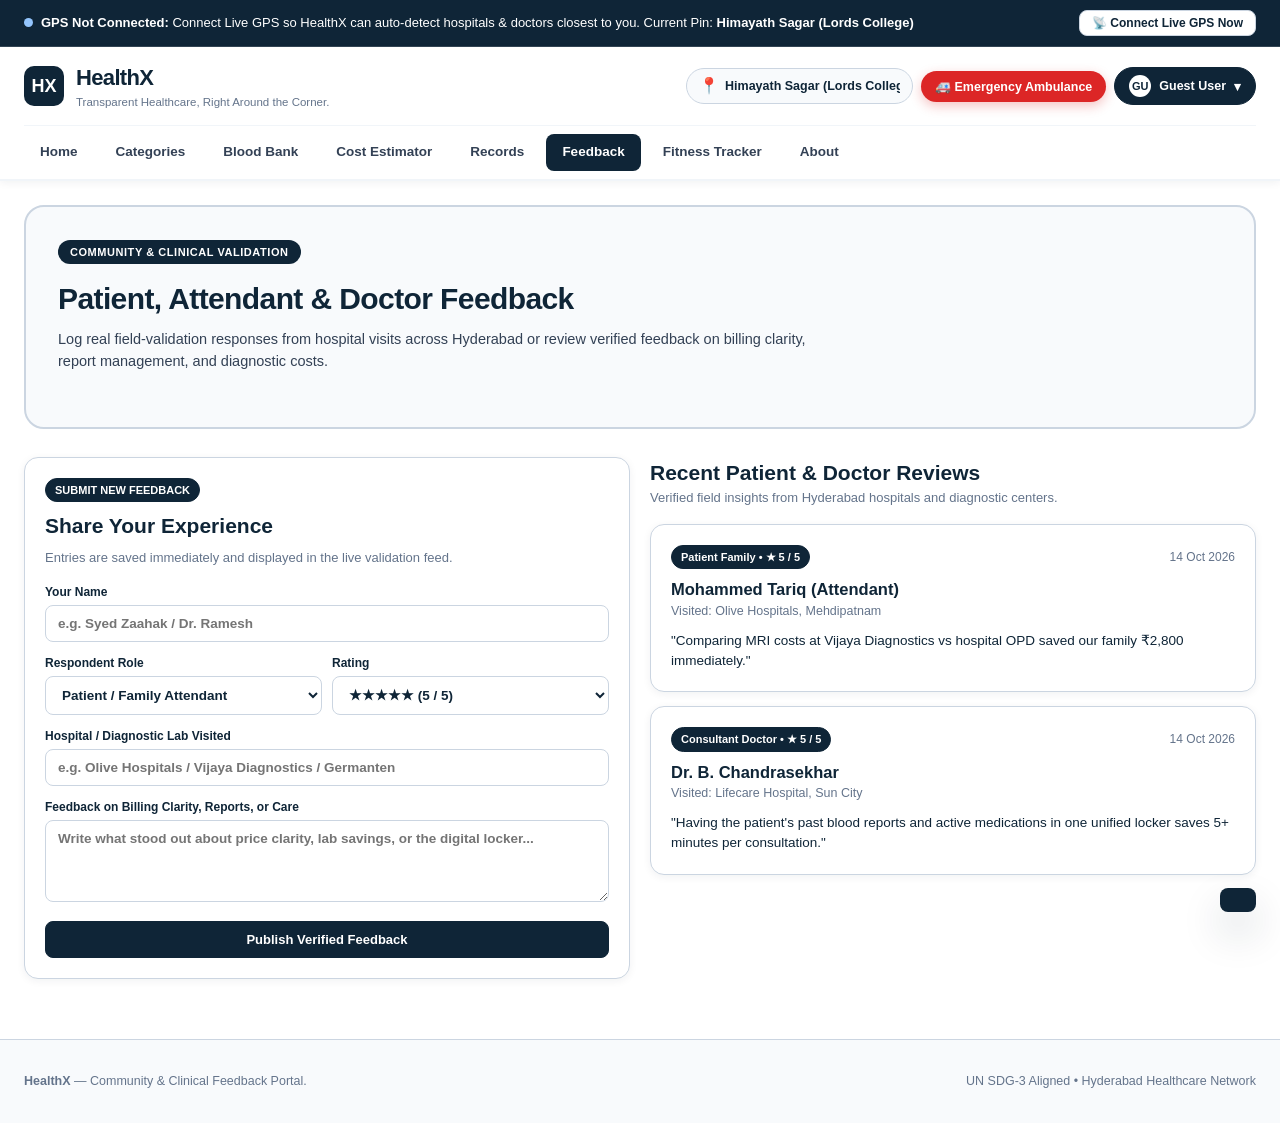
<file: feedback.html>
<!DOCTYPE html>
<html lang="en">
<head>
  <meta charset="UTF-8" />
  <meta name="viewport" content="width=device-width, initial-scale=1, viewport-fit=cover" />
  <meta name="theme-color" content="#0F2537" />
  <meta name="format-detection" content="telephone=no" />
  <meta http-equiv="Content-Security-Policy" content="default-src 'self'; script-src 'self' 'unsafe-inline'; style-src 'self' 'unsafe-inline' https://fonts.googleapis.com; font-src 'self' https://fonts.gstatic.com; img-src 'self' data:; connect-src 'self'; object-src 'none'; base-uri 'self'; form-action 'self'" />
  <meta name="referrer" content="strict-origin-when-cross-origin" />
  <title>HealthX | Patient & Doctor Feedback</title>
  <link href="https://fonts.googleapis.com/css2?family=Inter:wght@400;500;600;700;800&family=JetBrains+Mono:wght@500;700&display=swap" rel="stylesheet">
  <link rel="stylesheet" href="./styles.css" />
</head>
<body>

  <!-- GPS AUTO-CONNECT PROMPT BAR -->
  <div class="gps-prompt-banner">
    <div class="gps-prompt-inner">
      <div id="gpsBannerText">
        <span class="gps-status-dot"></span><strong>GPS Not Connected:</strong> Connect Live GPS to auto-detect the nearest doctors and hospitals around you.
      </div>
      <button id="gpsConnectBtn" class="btn-outline" style="padding:5px 12px;font-size:12px;" onclick="connectLiveGPS(false)">
        📡 Connect Live GPS Now
      </button>
    </div>
  </div>

  <!-- HEADER -->
  <header class="navbar">
    <div class="container">
      <div class="navbar-top">
        <a href="./index.html" class="brand">
          <span class="brand-mark">HX</span>
          <span>
            <span class="brand-title">HealthX</span>
            <span class="brand-sub">Transparent Healthcare, Right Around the Corner.</span>
          </span>
        </a>

        <div class="header-controls">
          <!-- Location Auto-Correct Input -->
          <div class="location-box" title="Type your Hyderabad area (auto-completes)">
            <span>📍</span>
            <input id="headerLocationInput" type="text" placeholder="Type area (e.g. Attapur, Mehdipatnam)" oninput="handleLocationTyping(this.value)" onfocus="handleLocationTyping(this.value)" />
            <div id="locSuggestionsBox" class="loc-suggestions"></div>
          </div>

          <!-- ONLY RED FEATURE: EMERGENCY AMBULANCE -->
          <button type="button" class="btn-ambulance" onclick="openAmbulanceModal()">
            🚑 Emergency Ambulance
          </button>

          <!-- Top-Right Compact Login / Guest / Aadhaar Menu -->
          <div class="profile-menu-wrap">
            <button type="button" class="profile-trigger-btn" onclick="toggleProfileDropdown()">
              <span id="profileAvatarMini" class="profile-avatar-mini">GU</span>
              <span id="profileBtnLabel">Guest User</span>
              <span>▾</span>
            </button>
            <div id="profileDropdown" class="profile-dropdown"></div>
          </div>
        </div>
      </div>

      <!-- Navigation Bar -->
      <nav class="nav-links" aria-label="Primary Navigation">
        <a href="./index.html" class="nav-link">Home </a>
        <a href="./categories.html" class="nav-link">Categories</a>
        <a href="./bloodbank.html" class="nav-link">Blood Bank</a>
        <a href="./costs.html" class="nav-link">Cost Estimator</a>
        <a href="./locker.html" class="nav-link">Records</a>
        <a href="./feedback.html" class="nav-link active">Feedback</a>
        <a href="./fitness.html" class="nav-link">Fitness Tracker</a>
     <a href="./about.html" class="nav-link" data-i18n="navAbout">About</a>
      </nav>
    </div>
  </header>

  <main class="container">
    <section class="hero-clean">
      <span class="hero-kicker">COMMUNITY &amp; CLINICAL VALIDATION</span>
      <h1>Patient, Attendant &amp; Doctor Feedback</h1>
      <p>Log real field-validation responses from hospital visits across Hyderabad or review verified feedback on billing clarity, report management, and diagnostic costs.</p>
    </section>

    <div class="grid-2" style="margin-top:28px;align-items:start;">
      <!-- LEFT COLUMN: SUBMIT FEEDBACK FORM -->
      <section class="card">
        <span class="badge-navy solid" style="width:fit-content;margin-bottom:8px;">SUBMIT NEW FEEDBACK</span>
        <h2 style="font-size:21px;margin-bottom:6px;">Share Your Experience</h2>
        <p style="font-size:13px;color:var(--navy-muted);margin-bottom:16px;">Entries are saved immediately and displayed in the live validation feed.</p>

        <form onsubmit="submitFeedbackForm(event)" style="display:grid;gap:12px;">
          <div>
            <label style="font-size:12px;font-weight:700;display:block;margin-bottom:4px;">Your Name</label>
            <input id="fbName" class="input-std" maxlength="60" placeholder="e.g. Syed Zaahak / Dr. Ramesh" required />
          </div>

          <div class="grid-2" style="gap:10px;">
            <div>
              <label style="font-size:12px;font-weight:700;display:block;margin-bottom:4px;">Respondent Role</label>
              <select id="fbRole" class="select-std">
                <option value="Patient / Family">Patient / Family Attendant</option>
                <option value="Consultant Doctor">Doctor / Medical Staff</option>
              </select>
            </div>
            <div>
              <label style="font-size:12px;font-weight:700;display:block;margin-bottom:4px;">Rating</label>
              <select id="fbRating" class="select-std">
                <option value="5 / 5">★★★★★ (5 / 5)</option>
                <option value="4 / 5">★★★★☆ (4 / 5)</option>
                <option value="3 / 5">★★★☆☆ (3 / 5)</option>
              </select>
            </div>
          </div>

          <div>
            <label style="font-size:12px;font-weight:700;display:block;margin-bottom:4px;">Hospital / Diagnostic Lab Visited</label>
            <input id="fbHosp" class="input-std" maxlength="80" placeholder="e.g. Olive Hospitals / Vijaya Diagnostics / Germanten" required />
          </div>

          <div>
            <label style="font-size:12px;font-weight:700;display:block;margin-bottom:4px;">Feedback on Billing Clarity, Reports, or Care</label>
            <textarea id="fbText" class="input-std" maxlength="500" rows="4" placeholder="Write what stood out about price clarity, lab savings, or the digital locker..." required></textarea>
          </div>

          <button type="submit" class="btn-navy">Publish Verified Feedback</button>
        </form>
      </section>

      <!-- RIGHT COLUMN: RECENT FEEDBACK ENTRIES -->
      <section>
        <div class="section-header" style="margin-top:0;">
          <div>
            <h2>Recent Patient &amp; Doctor Reviews</h2>
            <p>Verified field insights from Hyderabad hospitals and diagnostic centers.</p>
          </div>
        </div>
        <div id="feedbackEntriesList" style="display:grid;gap:14px;"></div>
      </section>
    </div>
  </main>

  <!-- MODAL & TOAST -->
  <div id="appModal" class="modal-backdrop" onclick="if(event.target===this) closeModal()">
    <div id="appModalContent" class="modal-box"></div>
  </div>
  <div id="toastBox" class="toast"></div>

  <footer>
    <div class="container" style="display:flex;justify-content:space-between;flex-wrap:wrap;gap:12px;">
      <div><strong>HealthX</strong> — Community &amp; Clinical Feedback Portal.</div>
      <div>UN SDG-3 Aligned • Hyderabad Healthcare Network</div>
    </div>
  </footer>

  <script src="./app.js"></script>
</body>
</html>
</file>
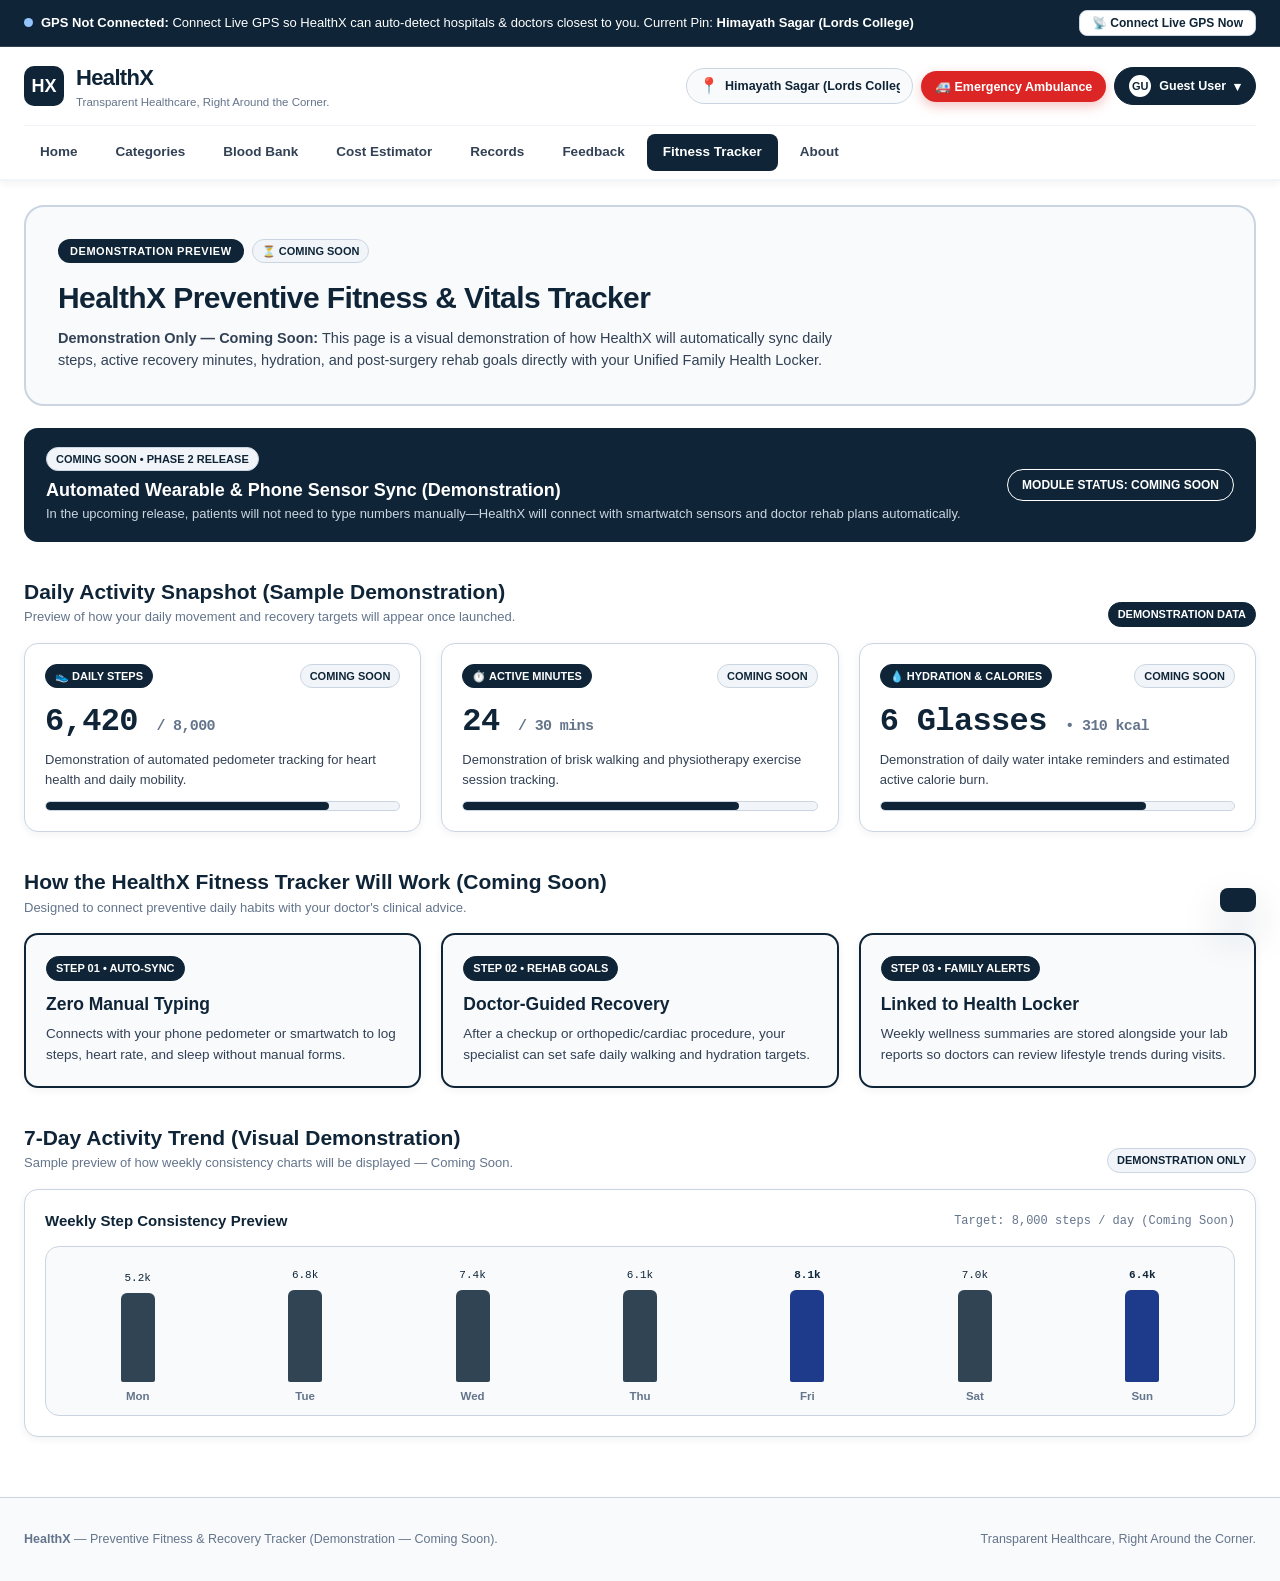
<file: fitness.html>
<!DOCTYPE html>
<html lang="en">
<head>
  <meta charset="UTF-8" />
  <meta name="viewport" content="width=device-width, initial-scale=1, viewport-fit=cover" />
  <meta name="theme-color" content="#0F2537" />
  <meta name="format-detection" content="telephone=no" />
  <meta http-equiv="Content-Security-Policy" content="default-src 'self'; script-src 'self' 'unsafe-inline'; style-src 'self' 'unsafe-inline' https://fonts.googleapis.com; font-src 'self' https://fonts.gstatic.com; img-src 'self' data:; connect-src 'self'; object-src 'none'; base-uri 'self'; form-action 'self'" />
  <meta name="referrer" content="strict-origin-when-cross-origin" />
  <title>HealthX | Fitness Tracker (Demonstration — Coming Soon)</title>
  <link href="https://fonts.googleapis.com/css2?family=Inter:wght@400;500;600;700;800&family=JetBrains+Mono:wght@500;700&display=swap" rel="stylesheet">
  <link rel="stylesheet" href="./styles.css" />

  <style>
    .demo-pill-group {
      display: flex;
      align-items: center;
      gap: 8px;
      flex-wrap: wrap;
      margin-bottom: 12px;
    }

    .demo-metric-num {
      font-size: 32px;
      font-weight: 800;
      color: var(--navy-deep);
      margin: 10px 0 4px;
      letter-spacing: -0.02em;
    }

    .demo-progress-track {
      width: 100%;
      height: 10px;
      background: var(--bg-navy-tint);
      border-radius: var(--radius-full);
      overflow: hidden;
      margin-top: 12px;
      border: 1px solid var(--navy-border);
    }

    .demo-progress-bar {
      height: 100%;
      background: var(--navy-deep);
      border-radius: var(--radius-full);
    }

    .demo-chart-box {
      display: grid;
      grid-template-columns: repeat(7, 1fr);
      align-items: end;
      gap: 12px;
      height: 170px;
      padding: 20px 14px 10px;
      background: var(--bg-soft);
      border: 1.5px solid var(--navy-border);
      border-radius: var(--radius-md);
      margin-top: 14px;
    }

    .demo-bar-col {
      display: flex;
      flex-direction: column;
      align-items: center;
      justify-content: flex-end;
      height: 100%;
      gap: 6px;
    }

    .demo-bar-fill {
      width: 100%;
      max-width: 34px;
      background: var(--navy-deep);
      border-radius: 6px 6px 2px 2px;
      opacity: 0.85;
    }

    .demo-bar-col.highlight .demo-bar-fill {
      opacity: 1;
      background: var(--navy-primary);
    }

    .demo-step-num {
      font-size: 13px;
      font-weight: 800;
      color: var(--navy-deep);
    }

    .demo-day-lbl {
      font-size: 11.5px;
      font-weight: 700;
      color: var(--navy-muted);
    }
  </style>
</head>
<body>

  <!-- GPS AUTO-CONNECT PROMPT BAR (Matches all other pages) -->
  <div class="gps-prompt-banner">
    <div class="gps-prompt-inner">
      <div id="gpsBannerText">
        <span class="gps-status-dot"></span><strong>GPS Not Connected:</strong> Connect Live GPS to auto-detect the nearest doctors and hospitals around you.
      </div>
      <button id="gpsConnectBtn" class="btn-outline" style="padding:5px 12px;font-size:12px;" onclick="connectLiveGPS(false)">
        📡 Connect Live GPS Now
      </button>
    </div>
  </div>

  <!-- HEADER (Matches index.html, costs.html, bloodbank.html, etc.) -->
  <header class="navbar">
    <div class="container">
      <div class="navbar-top">
        <a href="./index.html" class="brand">
          <span class="brand-mark">HX</span>
          <span>
            <span class="brand-title">HealthX</span>
            <span class="brand-sub">Transparent Healthcare, Right Around the Corner.</span>
          </span>
        </a>

        <div class="header-controls">
          <div class="location-box" title="Type your Hyderabad area (auto-completes)">
            <span>📍</span>
            <input id="headerLocationInput" type="text" placeholder="Type area (e.g. Attapur, Mehdipatnam)" oninput="handleLocationTyping(this.value)" onfocus="handleLocationTyping(this.value)" />
            <div id="locSuggestionsBox" class="loc-suggestions"></div>
          </div>

          <button type="button" class="btn-ambulance" onclick="openAmbulanceModal()">
            🚑 Emergency Ambulance
          </button>

          <div class="profile-menu-wrap">
            <button type="button" class="profile-trigger-btn" onclick="toggleProfileDropdown()">
              <span id="profileAvatarMini" class="profile-avatar-mini">GU</span>
              <span id="profileBtnLabel">Guest User</span>
              <span>▾</span>
            </button>
            <div id="profileDropdown" class="profile-dropdown"></div>
          </div>
        </div>
      </div>

      <nav class="nav-links" aria-label="Primary Navigation">
        <a href="./index.html" class="nav-link">Home</a>
        <a href="./categories.html" class="nav-link">Categories</a>
        <a href="./bloodbank.html" class="nav-link">Blood Bank</a>
        <a href="./costs.html" class="nav-link">Cost Estimator</a>
        <a href="./locker.html" class="nav-link">Records</a>
        <a href="./feedback.html" class="nav-link">Feedback</a>
        <a href="./fitness.html" class="nav-link active">Fitness Tracker</a>
        <a href="./about.html" class="nav-link" data-i18n="navAbout">About</a>
      </nav>
    </div>
  </header>

  <main class="container">
    <!-- HERO SECTION: DEMONSTRATION & COMING SOON -->
    <section class="hero-clean">
      <div class="demo-pill-group">
        <span class="hero-kicker" style="margin-bottom:0;">DEMONSTRATION PREVIEW</span>
        <span class="badge-navy">⏳ COMING SOON</span>
      </div>
      <h1>HealthX Preventive Fitness &amp; Vitals Tracker</h1>
      <p style="margin-bottom:0;">
        <strong>Demonstration Only — Coming Soon:</strong> This page is a visual demonstration of how HealthX will automatically sync daily steps, active recovery minutes, hydration, and post-surgery rehab goals directly with your Unified Family Health Locker.
      </p>
    </section>

    <!-- DEMONSTRATION BANNER -->
    <div class="recommendation-banner">
      <div>
        <span class="badge-navy" style="margin-bottom:6px;">COMING SOON • PHASE 2 RELEASE</span>
        <h3>Automated Wearable &amp; Phone Sensor Sync (Demonstration)</h3>
        <p>In the upcoming release, patients will not need to type numbers manually—HealthX will connect with smartwatch sensors and doctor rehab plans automatically.</p>
      </div>
      <div style="text-align:right;">
        <span class="badge-navy solid" style="border:1px solid #FFF;padding:6px 14px;font-size:12px;">MODULE STATUS: COMING SOON</span>
      </div>
    </div>

    <!-- SAMPLE DAILY METRICS (DEMONSTRATION) -->
    <section>
      <div class="section-header">
        <div>
          <h2>Daily Activity Snapshot (Sample Demonstration)</h2>
          <p>Preview of how your daily movement and recovery targets will appear once launched.</p>
        </div>
        <span class="badge-navy solid">DEMONSTRATION DATA</span>
      </div>

      <div class="grid-3">
        <article class="card">
          <div>
            <div style="display:flex;justify-content:space-between;align-items:center;">
              <span class="badge-navy solid">👟 DAILY STEPS</span>
              <span class="badge-navy">COMING SOON</span>
            </div>
            <div class="demo-metric-num mono">6,420 <span style="font-size:15px;font-weight:600;color:var(--navy-muted);">/ 8,000</span></div>
            <p style="font-size:13px;color:var(--navy-slate);">Demonstration of automated pedometer tracking for heart health and daily mobility.</p>
          </div>
          <div class="demo-progress-track">
            <div class="demo-progress-bar" style="width: 80%;"></div>
          </div>
        </article>

        <article class="card">
          <div>
            <div style="display:flex;justify-content:space-between;align-items:center;">
              <span class="badge-navy solid">⏱️ ACTIVE MINUTES</span>
              <span class="badge-navy">COMING SOON</span>
            </div>
            <div class="demo-metric-num mono">24 <span style="font-size:15px;font-weight:600;color:var(--navy-muted);">/ 30 mins</span></div>
            <p style="font-size:13px;color:var(--navy-slate);">Demonstration of brisk walking and physiotherapy exercise session tracking.</p>
          </div>
          <div class="demo-progress-track">
            <div class="demo-progress-bar" style="width: 78%;"></div>
          </div>
        </article>

        <article class="card">
          <div>
            <div style="display:flex;justify-content:space-between;align-items:center;">
              <span class="badge-navy solid">💧 HYDRATION &amp; CALORIES</span>
              <span class="badge-navy">COMING SOON</span>
            </div>
            <div class="demo-metric-num mono">6 Glasses <span style="font-size:15px;font-weight:600;color:var(--navy-muted);">• 310 kcal</span></div>
            <p style="font-size:13px;color:var(--navy-slate);">Demonstration of daily water intake reminders and estimated active calorie burn.</p>
          </div>
          <div class="demo-progress-track">
            <div class="demo-progress-bar" style="width: 75%;"></div>
          </div>
        </article>
      </div>
    </section>

    <!-- HOW IT WILL WORK (3-STEP WORKFLOW PREVIEW) -->
    <section>
      <div class="section-header">
        <div>
          <h2>How the HealthX Fitness Tracker Will Work (Coming Soon)</h2>
          <p>Designed to connect preventive daily habits with your doctor's clinical advice.</p>
        </div>
      </div>

      <div class="grid-3">
        <article class="card active-card">
          <div>
            <span class="badge-navy solid" style="margin-bottom:10px;">STEP 01 • AUTO-SYNC</span>
            <h3 style="font-size:17.5px;margin-bottom:6px;">Zero Manual Typing</h3>
            <p style="font-size:13.5px;color:var(--navy-slate);line-height:1.6;">
              Connects with your phone pedometer or smartwatch to log steps, heart rate, and sleep without manual forms.
            </p>
          </div>
        </article>

        <article class="card active-card">
          <div>
            <span class="badge-navy solid" style="margin-bottom:10px;">STEP 02 • REHAB GOALS</span>
            <h3 style="font-size:17.5px;margin-bottom:6px;">Doctor-Guided Recovery</h3>
            <p style="font-size:13.5px;color:var(--navy-slate);line-height:1.6;">
              After a checkup or orthopedic/cardiac procedure, your specialist can set safe daily walking and hydration targets.
            </p>
          </div>
        </article>

        <article class="card active-card">
          <div>
            <span class="badge-navy solid" style="margin-bottom:10px;">STEP 03 • FAMILY ALERTS</span>
            <h3 style="font-size:17.5px;margin-bottom:6px;">Linked to Health Locker</h3>
            <p style="font-size:13.5px;color:var(--navy-slate);line-height:1.6;">
              Weekly wellness summaries are stored alongside your lab reports so doctors can review lifestyle trends during visits.
            </p>
          </div>
        </article>
      </div>
    </section>

    <!-- 7-DAY VISUAL DEMONSTRATION CHART -->
    <section>
      <div class="section-header">
        <div>
          <h2>7-Day Activity Trend (Visual Demonstration)</h2>
          <p>Sample preview of how weekly consistency charts will be displayed — Coming Soon.</p>
        </div>
        <span class="badge-navy">DEMONSTRATION ONLY</span>
      </div>

      <div class="card">
        <div style="display:flex;justify-content:space-between;align-items:center;flex-wrap:wrap;gap:8px;">
          <strong style="font-size:15px;">Weekly Step Consistency Preview</strong>
          <span class="mono" style="font-size:12px;color:var(--navy-muted);">Target: 8,000 steps / day (Coming Soon)</span>
        </div>

        <div class="demo-chart-box">
          <div class="demo-bar-col">
            <span class="mono" style="font-size:11px;">5.2k</span>
            <div class="demo-bar-fill" style="height: 65%;"></div>
            <span class="demo-day-lbl">Mon</span>
          </div>
          <div class="demo-bar-col">
            <span class="mono" style="font-size:11px;">6.8k</span>
            <div class="demo-bar-fill" style="height: 82%;"></div>
            <span class="demo-day-lbl">Tue</span>
          </div>
          <div class="demo-bar-col">
            <span class="mono" style="font-size:11px;">7.4k</span>
            <div class="demo-bar-fill" style="height: 90%;"></div>
            <span class="demo-day-lbl">Wed</span>
          </div>
          <div class="demo-bar-col">
            <span class="mono" style="font-size:11px;">6.1k</span>
            <div class="demo-bar-fill" style="height: 75%;"></div>
            <span class="demo-day-lbl">Thu</span>
          </div>
          <div class="demo-bar-col highlight">
            <span class="mono" style="font-size:11px;font-weight:800;">8.1k</span>
            <div class="demo-bar-fill" style="height: 100%;"></div>
            <span class="demo-day-lbl">Fri</span>
          </div>
          <div class="demo-bar-col">
            <span class="mono" style="font-size:11px;">7.0k</span>
            <div class="demo-bar-fill" style="height: 86%;"></div>
            <span class="demo-day-lbl">Sat</span>
          </div>
          <div class="demo-bar-col highlight">
            <span class="mono" style="font-size:11px;font-weight:800;">6.4k</span>
            <div class="demo-bar-fill" style="height: 79%;"></div>
            <span class="demo-day-lbl">Sun</span>
          </div>
        </div>
      </div>
    </section>
  </main>

  <!-- MODAL & TOAST (Required for Ambulance & Profile buttons in Header) -->
  <div id="appModal" class="modal-backdrop" onclick="if(event.target===this) closeModal()">
    <div id="appModalContent" class="modal-box"></div>
  </div>
  <div id="toastBox" class="toast"></div>

  <footer>
    <div class="container" style="display:flex;justify-content:space-between;flex-wrap:wrap;gap:12px;">
      <div><strong>HealthX</strong> — Preventive Fitness &amp; Recovery Tracker (Demonstration — Coming Soon).</div>
      <div>Transparent Healthcare, Right Around the Corner.</div>
    </div>
  </footer>

  <script src="./app.js"></script>
</body>
</html>
</file>
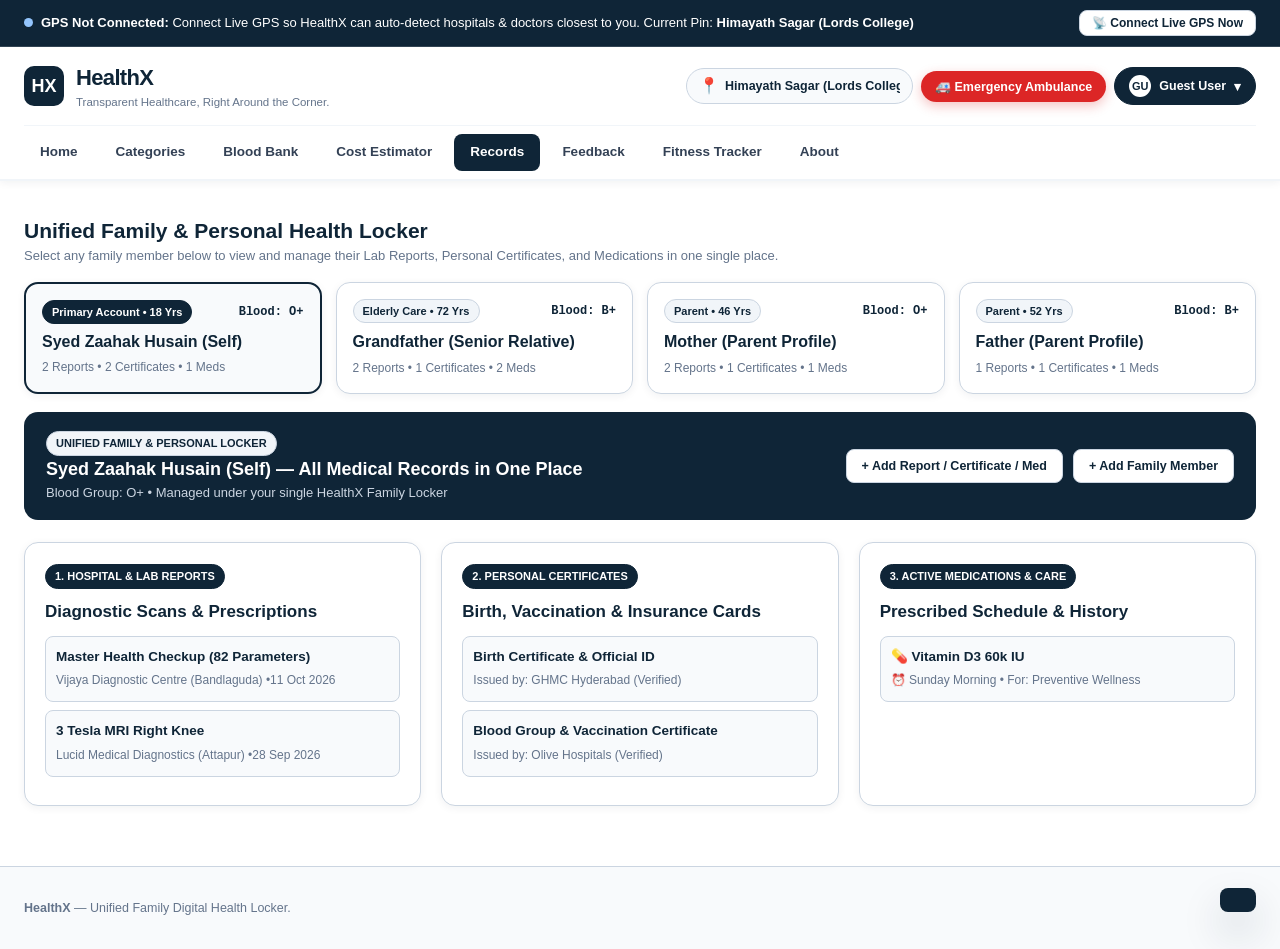
<file: locker.html>
<!DOCTYPE html>
<html lang="en">
<head>
  <meta charset="UTF-8" />
  <meta name="viewport" content="width=device-width, initial-scale=1, viewport-fit=cover" />
  <meta name="theme-color" content="#0F2537" />
  <meta name="format-detection" content="telephone=no" />
  <meta http-equiv="Content-Security-Policy" content="default-src 'self'; script-src 'self' 'unsafe-inline'; style-src 'self' 'unsafe-inline' https://fonts.googleapis.com; font-src 'self' https://fonts.gstatic.com; img-src 'self' data:; connect-src 'self'; object-src 'none'; base-uri 'self'; form-action 'self'" />
  <meta name="referrer" content="strict-origin-when-cross-origin" />
  <title>HealthX | Unified Family & Personal Health Locker</title>
  <link href="https://fonts.googleapis.com/css2?family=Inter:wght@400;500;600;700;800&family=JetBrains+Mono:wght@500;700&display=swap" rel="stylesheet">
  <link rel="stylesheet" href="./styles.css" />
</head>
<body>

  <div class="gps-prompt-banner">
    <div class="gps-prompt-inner">
      <div id="gpsBannerText"></div>
      <button id="gpsConnectBtn" class="btn-outline" style="padding:5px 12px;font-size:12px;" onclick="connectLiveGPS(false)">📡 Connect Live GPS</button>
    </div>
  </div>

  <header class="navbar">
    <div class="container">
      <div class="navbar-top">
        <a href="./index.html" class="brand">
          <span class="brand-mark">HX</span>
          <span>
            <span class="brand-title">HealthX</span>
            <span class="brand-sub">Transparent Healthcare, Right Around the Corner.</span>
          </span>
        </a>
        <div class="header-controls">
          <div class="location-box">
            <span>📍</span>
            <input id="headerLocationInput" type="text" placeholder="Type area..." oninput="handleLocationTyping(this.value)" onfocus="handleLocationTyping(this.value)" />
            <div id="locSuggestionsBox" class="loc-suggestions"></div>
          </div>
          <button type="button" class="btn-ambulance" onclick="openAmbulanceModal()">🚑 Emergency Ambulance</button>
          <div class="profile-menu-wrap">
            <button type="button" class="profile-trigger-btn" onclick="toggleProfileDropdown()">
              <span id="profileAvatarMini" class="profile-avatar-mini">GU</span>
              <span id="profileBtnLabel">Guest User</span>
              <span>▾</span>
            </button>
            <div id="profileDropdown" class="profile-dropdown"></div>
          </div>
        </div>
      </div>

      <nav class="nav-links">
        <a href="./index.html" class="nav-link">Home</a>
        <a href="./categories.html" class="nav-link">Categories</a>
        <a href="./bloodbank.html" class="nav-link">Blood Bank</a>
        <a href="./costs.html" class="nav-link">Cost Estimator</a>
        <a href="./locker.html" class="nav-link active">Records</a>
        <a href="./feedback.html" class="nav-link">Feedback</a>
        <a href="./fitness.html" class="nav-link">Fitness Tracker</a>
       <a href="./about.html" class="nav-link" data-i18n="navAbout">About</a>
      </nav>
    </div>
  </header>

  <main class="container">
    <div class="section-header">
      <div>
        <h2>Unified Family &amp; Personal Health Locker</h2>
        <p>Select any family member below to view and manage their Lab Reports, Personal Certificates, and Medications in one single place.</p>
      </div>
    </div>

    <!-- FAMILY MEMBER SELECTOR ROW -->
    <div id="unifiedFamilySelector" class="grid-4"></div>

    <!-- UNIFIED 3-COLUMN LOCKER FOR SELECTED MEMBER -->
    <div id="unifiedLockerContent"></div>
  </main>

  <div id="appModal" class="modal-backdrop" onclick="if(event.target===this) closeModal()">
    <div id="appModalContent" class="modal-box"></div>
  </div>
  <div id="toastBox" class="toast"></div>

  <footer>
    <div class="container"><strong>HealthX</strong> — Unified Family Digital Health Locker.</div>
  </footer>

  <script src="./app.js"></script>
</body>
</html>
</file>
<file: styles.css>
:root {
  --bg-pure: #FFFFFF;
  --bg-soft: #F8FAFC;
  --bg-navy-tint: #F1F5F9;
  --navy-border: #CBD5E1;
  --navy-muted: #64748B;
  --navy-slate: #334155;
  --navy-primary: #1E3A8A;
  --navy-deep: #0F2537;
  --navy-dark: #091724;
  --ambulance-red: #DC2626;
  --ambulance-red-hover: #B91C1C;
  --radius-sm: 8px;
  --radius-md: 14px;
  --radius-lg: 20px;
  --radius-full: 9999px;
  --shadow-sm: 0 2px 8px rgba(15, 37, 55, 0.06);
  --shadow-md: 0 8px 24px rgba(15, 37, 55, 0.10);
  --shadow-lg: 0 20px 40px rgba(15, 37, 55, 0.18);
}

* {
  box-sizing: border-box;
  margin: 0;
  padding: 0;
}

html, body {
  font-family: 'Inter', -apple-system, BlinkMacSystemFont, sans-serif;
  background-color: var(--bg-pure);
  color: var(--navy-deep);
  line-height: 1.5;
  -webkit-font-smoothing: antialiased;
  scroll-behavior: smooth;
}

.mono {
  font-family: 'JetBrains Mono', monospace;
}

.container {
  max-width: 1280px;
  margin: 0 auto;
  padding: 0 24px;
}

/* =========================================================
   GPS AUTO-CONNECT TOP BANNER
========================================================= */
.gps-prompt-banner {
  background: var(--navy-deep);
  color: var(--bg-pure);
  padding: 10px 24px;
  font-size: 13px;
  border-bottom: 1px solid rgba(255, 255, 255, 0.15);
}

.gps-prompt-inner {
  max-width: 1280px;
  margin: 0 auto;
  display: flex;
  justify-content: space-between;
  align-items: center;
  flex-wrap: wrap;
  gap: 12px;
}

.gps-status-dot {
  display: inline-block;
  width: 9px;
  height: 9px;
  border-radius: 50%;
  background: #93C5FD;
  margin-right: 8px;
}

/* =========================================================
   STICKY HEADER & NAVIGATION (WHITE & NAVY BLUE)
========================================================= */
.navbar {
  position: sticky;
  top: 0;
  z-index: 100;
  background: var(--bg-pure);
  border-bottom: 2px solid var(--bg-navy-tint);
  box-shadow: var(--shadow-sm);
}

.navbar-top {
  display: flex;
  align-items: center;
  justify-content: space-between;
  gap: 14px;
  padding: 14px 0;
  flex-wrap: wrap;
}

.brand {
  display: flex;
  align-items: center;
  gap: 12px;
  text-decoration: none;
  color: var(--navy-deep);
}

.brand-mark {
  width: 40px;
  height: 40px;
  border-radius: 10px;
  background: var(--navy-deep);
  color: var(--bg-pure);
  display: grid;
  place-items: center;
  font-weight: 800;
  font-size: 18px;
}

.brand-title {
  font-size: 22px;
  font-weight: 800;
  letter-spacing: -0.03em;
  color: var(--navy-deep);
}

.brand-sub {
  display: block;
  font-size: 11.5px;
  color: var(--navy-muted);
  font-weight: 500;
}

.header-controls {
  display: flex;
  align-items: center;
  gap: 8px;
  flex-wrap: wrap;
}

/* COMPACT LANGUAGE SWITCHER PILL (EN | हिं | اردو | తె) */
.lang-mini-pill {
  display: inline-flex;
  align-items: center;
  background: var(--bg-soft);
  border: 1.5px solid var(--navy-border);
  border-radius: var(--radius-full);
  padding: 3px;
  gap: 2px;
}

.lang-mini-btn {
  border: none;
  background: transparent;
  color: var(--navy-slate);
  font-family: inherit;
  font-size: 11.5px;
  font-weight: 700;
  padding: 4px 8px;
  border-radius: var(--radius-full);
  cursor: pointer;
  transition: all 0.15s ease;
  line-height: 1.2;
}

.lang-mini-btn:hover {
  background: var(--bg-navy-tint);
  color: var(--navy-deep);
}

.lang-mini-btn.active {
  background: var(--navy-deep);
  color: var(--bg-pure);
}

/* LOCATION AUTOCOMPLETE BAR */
.location-box {
  position: relative;
  display: flex;
  align-items: center;
  background: var(--bg-soft);
  border: 1.5px solid var(--navy-border);
  border-radius: var(--radius-full);
  padding: 5px 12px;
  gap: 6px;
}

.location-box input {
  border: none;
  background: transparent;
  font-family: inherit;
  font-size: 12.5px;
  font-weight: 600;
  color: var(--navy-deep);
  width: 175px;
  outline: none;
}

.loc-suggestions {
  position: absolute;
  top: 110%;
  left: 0;
  right: 0;
  background: var(--bg-pure);
  border: 1px solid var(--navy-border);
  border-radius: var(--radius-sm);
  box-shadow: var(--shadow-md);
  max-height: 210px;
  overflow-y: auto;
  z-index: 150;
  display: none;
}

.loc-suggestions.open {
  display: block;
}

.loc-item {
  padding: 8px 12px;
  font-size: 12.5px;
  font-weight: 600;
  color: var(--navy-deep);
  cursor: pointer;
  border-bottom: 1px solid var(--bg-navy-tint);
}

.loc-item:hover {
  background: var(--bg-navy-tint);
}

/* ONLY RED ELEMENT IN THE ENTIRE APP: EMERGENCY AMBULANCE */
.btn-ambulance {
  background: var(--ambulance-red);
  color: #FFFFFF;
  border: none;
  border-radius: var(--radius-full);
  padding: 8px 14px;
  font-family: inherit;
  font-size: 12.5px;
  font-weight: 800;
  cursor: pointer;
  display: inline-flex;
  align-items: center;
  gap: 6px;
  box-shadow: 0 4px 12px rgba(220, 38, 38, 0.28);
  transition: background 0.2s, transform 0.15s;
}

.btn-ambulance:hover {
  background: var(--ambulance-red-hover);
  transform: translateY(-1px);
}

/* TOP-RIGHT COMPACT LOGIN / PROFILE DROPDOWN */
.profile-menu-wrap {
  position: relative;
}

.profile-trigger-btn {
  background: var(--navy-deep);
  color: var(--bg-pure);
  border: 1.5px solid var(--navy-deep);
  border-radius: var(--radius-full);
  padding: 7px 14px;
  font-family: inherit;
  font-size: 12.5px;
  font-weight: 700;
  cursor: pointer;
  display: inline-flex;
  align-items: center;
  gap: 8px;
}

.profile-avatar-mini {
  width: 22px;
  height: 22px;
  border-radius: 50%;
  background: var(--bg-pure);
  color: var(--navy-deep);
  display: inline-grid;
  place-items: center;
  font-size: 11px;
  font-weight: 800;
}

.profile-dropdown {
  position: absolute;
  right: 0;
  top: calc(100% + 8px);
  width: 290px;
  background: var(--bg-pure);
  border: 1.5px solid var(--navy-border);
  border-radius: var(--radius-md);
  box-shadow: var(--shadow-lg);
  padding: 16px;
  z-index: 200;
  display: none;
}

.profile-dropdown.open {
  display: block;
}

.profile-dropdown h4 {
  font-size: 14px;
  font-weight: 800;
  color: var(--navy-deep);
  margin-bottom: 4px;
}

.profile-dropdown p {
  font-size: 12px;
  color: var(--navy-muted);
  margin-bottom: 12px;
}

.auth-option-btn {
  width: 100%;
  text-align: left;
  padding: 9px 12px;
  margin-bottom: 7px;
  border-radius: var(--radius-sm);
  border: 1px solid var(--navy-border);
  background: var(--bg-soft);
  color: var(--navy-deep);
  font-family: inherit;
  font-size: 12.5px;
  font-weight: 700;
  cursor: pointer;
  display: flex;
  justify-content: space-between;
  align-items: center;
}

.auth-option-btn:hover {
  background: var(--navy-deep);
  color: var(--bg-pure);
  border-color: var(--navy-deep);
}

/* PRIMARY NAVIGATION BAR */
.nav-links {
  display: flex;
  align-items: center;
  gap: 6px;
  border-top: 1px solid var(--bg-navy-tint);
  padding: 8px 0;
  overflow-x: auto;
}

.nav-link {
  text-decoration: none;
  padding: 8px 16px;
  border-radius: var(--radius-sm);
  font-size: 13.5px;
  font-weight: 700;
  color: var(--navy-slate);
  white-space: nowrap;
  transition: all 0.2s;
}

.nav-link:hover {
  background: var(--bg-navy-tint);
  color: var(--navy-deep);
}

.nav-link.active {
  background: var(--navy-deep);
  color: var(--bg-pure);
}

/* =========================================================
   STANDARD BUTTONS & INPUTS (NAVY & WHITE ONLY)
========================================================= */
.btn-navy {
  background: var(--navy-deep);
  color: var(--bg-pure);
  border: 1.5px solid var(--navy-deep);
  border-radius: var(--radius-sm);
  padding: 10px 18px;
  font-family: inherit;
  font-size: 13px;
  font-weight: 700;
  cursor: pointer;
  text-decoration: none;
  display: inline-flex;
  align-items: center;
  justify-content: center;
  gap: 7px;
  transition: background 0.2s;
}

.btn-navy:hover {
  background: var(--navy-primary);
  border-color: var(--navy-primary);
}

.btn-outline {
  background: var(--bg-pure);
  color: var(--navy-deep);
  border: 1.5px solid var(--navy-border);
  border-radius: var(--radius-sm);
  padding: 9px 15px;
  font-family: inherit;
  font-size: 12.5px;
  font-weight: 700;
  cursor: pointer;
  text-decoration: none;
  display: inline-flex;
  align-items: center;
  justify-content: center;
  gap: 6px;
}

.btn-outline:hover {
  background: var(--bg-navy-tint);
  border-color: var(--navy-deep);
}

.input-std, .select-std {
  width: 100%;
  padding: 10px 12px;
  border: 1.5px solid var(--navy-border);
  border-radius: var(--radius-sm);
  background: var(--bg-pure);
  color: var(--navy-deep);
  font-family: inherit;
  font-size: 13.5px;
  font-weight: 600;
  outline: none;
}

.input-std:focus, .select-std:focus {
  border-color: var(--navy-deep);
}

/* =========================================================
   HERO & SYMPTOM DETECTOR PANEL
========================================================= */
.hero-clean {
  margin-top: 24px;
  background: var(--bg-soft);
  border: 2px solid var(--navy-border);
  border-radius: var(--radius-lg);
  padding: 32px;
}

.hero-kicker {
  display: inline-block;
  background: var(--navy-deep);
  color: var(--bg-pure);
  font-size: 11px;
  font-weight: 800;
  letter-spacing: 0.05em;
  text-transform: uppercase;
  padding: 4px 12px;
  border-radius: var(--radius-full);
  margin-bottom: 12px;
}

.hero-clean h1 {
  font-size: 30px;
  font-weight: 800;
  color: var(--navy-deep);
  letter-spacing: -0.02em;
  margin-bottom: 8px;
}

.hero-clean p {
  font-size: 14.5px;
  color: var(--navy-slate);
  margin-bottom: 22px;
  max-width: 780px;
}

.symptom-filter-bar {
  display: grid;
  grid-template-columns: 1.4fr 1fr auto;
  gap: 12px;
  background: var(--bg-pure);
  padding: 14px;
  border-radius: var(--radius-md);
  border: 1.5px solid var(--navy-deep);
  box-shadow: var(--shadow-sm);
}

.symptom-chips {
  display: flex;
  flex-wrap: wrap;
  gap: 8px;
  margin-top: 16px;
}

.sym-chip {
  background: var(--bg-pure);
  color: var(--navy-deep);
  border: 1.5px solid var(--navy-border);
  padding: 6px 13px;
  border-radius: var(--radius-full);
  font-family: inherit;
  font-size: 12.5px;
  font-weight: 700;
  cursor: pointer;
  transition: all 0.15s ease;
}

.sym-chip.active, .sym-chip:hover {
  background: var(--navy-deep);
  color: var(--bg-pure);
  border-color: var(--navy-deep);
}

/* =========================================================
   CARDS, SPOKEN LANGUAGE TAGS & GRIDS
========================================================= */
.section-header {
  display: flex;
  justify-content: space-between;
  align-items: flex-end;
  margin: 34px 0 16px;
  gap: 12px;
  flex-wrap: wrap;
}

.section-header h2 {
  font-size: 21px;
  font-weight: 800;
  color: var(--navy-deep);
}

.section-header p {
  font-size: 13px;
  color: var(--navy-muted);
}

.grid-3 {
  display: grid;
  grid-template-columns: repeat(3, 1fr);
  gap: 20px;
}

.grid-2 {
  display: grid;
  grid-template-columns: repeat(2, 1fr);
  gap: 20px;
}

.grid-4 {
  display: grid;
  grid-template-columns: repeat(4, 1fr);
  gap: 14px;
}

.card {
  background: var(--bg-pure);
  border: 1.5px solid var(--navy-border);
  border-radius: var(--radius-md);
  padding: 20px;
  display: flex;
  flex-direction: column;
  justify-content: space-between;
  box-shadow: var(--shadow-sm);
  transition: transform 0.2s, border-color 0.2s;
}

.card:hover {
  border-color: var(--navy-deep);
  transform: translateY(-2px);
}

.card.active-card {
  border: 2px solid var(--navy-deep);
  background: var(--bg-soft);
}

.badge-navy {
  display: inline-block;
  background: var(--bg-navy-tint);
  color: var(--navy-deep);
  border: 1px solid var(--navy-border);
  font-size: 11px;
  font-weight: 800;
  padding: 3px 9px;
  border-radius: var(--radius-full);
}

.badge-navy.solid {
  background: var(--navy-deep);
  color: var(--bg-pure);
  border-color: var(--navy-deep);
}

.lang-spoken-pill {
  display: inline-flex;
  align-items: center;
  gap: 4px;
  font-size: 11.5px;
  font-weight: 700;
  color: var(--navy-primary);
  background: #EFF6FF;
  border: 1px solid #BFDBFE;
  padding: 3px 9px;
  border-radius: var(--radius-full);
  margin-bottom: 10px;
}

.slot-pill-btn {
  padding: 8px 12px;
  border: 1.5px solid var(--navy-border);
  border-radius: var(--radius-sm);
  background: var(--bg-soft);
  color: var(--navy-deep);
  font-family: inherit;
  font-size: 12.5px;
  font-weight: 700;
  cursor: pointer;
}

.slot-pill-btn.active, .slot-pill-btn:hover {
  background: var(--navy-deep);
  color: var(--bg-pure);
  border-color: var(--navy-deep);
}

.recommendation-banner {
  background: var(--navy-deep);
  color: var(--bg-pure);
  border-radius: var(--radius-md);
  padding: 18px 22px;
  margin: 22px 0;
  display: flex;
  justify-content: space-between;
  align-items: center;
  flex-wrap: wrap;
  gap: 14px;
}

.recommendation-banner h3 {
  color: var(--bg-pure);
  font-size: 18px;
}

.recommendation-banner p {
  color: #CBD5E1;
  font-size: 13px;
}

/* TABLES */
.table-wrap {
  overflow-x: auto;
  border: 1.5px solid var(--navy-border);
  border-radius: var(--radius-md);
  background: var(--bg-pure);
}

table.clean-table {
  width: 100%;
  border-collapse: collapse;
  text-align: left;
  min-width: 680px;
}

table.clean-table th {
  background: var(--navy-deep);
  color: var(--bg-pure);
  padding: 13px 16px;
  font-size: 12px;
  font-weight: 800;
  text-transform: uppercase;
}

table.clean-table td {
  padding: 14px 16px;
  border-bottom: 1px solid var(--bg-navy-tint);
  font-size: 13.5px;
  color: var(--navy-deep);
}

/* MODAL & TOAST */
.modal-backdrop {
  position: fixed;
  inset: 0;
  background: rgba(15, 37, 55, 0.60);
  display: none;
  place-items: center;
  z-index: 300;
  padding: 16px;
}

.modal-backdrop.open {
  display: grid;
}

.modal-box {
  background: var(--bg-pure);
  border: 2px solid var(--navy-deep);
  border-radius: var(--radius-lg);
  max-width: 560px;
  width: 100%;
  padding: 24px;
  max-height: 90vh;
  overflow-y: auto;
  box-shadow: var(--shadow-lg);
}

.toast {
  position: fixed;
  bottom: 24px;
  right: 24px;
  background: var(--navy-deep);
  color: var(--bg-pure);
  padding: 12px 18px;
  border-radius: var(--radius-sm);
  font-size: 13px;
  font-weight: 700;
  box-shadow: var(--shadow-lg);
  z-index: 400;
  transform: translateY(150%);
  transition: transform 0.25s;
}

.toast.show {
  transform: translateY(0);
}

footer {
  margin-top: 60px;
  background: var(--bg-soft);
  border-top: 1.5px solid var(--navy-border);
  padding: 32px 0;
  font-size: 12.5px;
  color: var(--navy-muted);
}

/* =========================================================
   PC EXECUTIVE COMMAND CENTER (WHITE & NAVY BLUE)
========================================================= */
.pc-command-hub {
  margin-top: 24px;
  background: var(--bg-pure);
  border: 2px solid var(--navy-deep);
  border-radius: var(--radius-lg);
  overflow: hidden;
  box-shadow: var(--shadow-md);
}

.pc-hub-banner {
  background: var(--navy-deep);
  color: var(--bg-pure);
  padding: 20px 30px;
  display: flex;
  justify-content: space-between;
  align-items: center;
  flex-wrap: wrap;
  gap: 16px;
}

.pc-hub-brand {
  display: flex;
  align-items: center;
  gap: 14px;
}

.pc-hub-logo {
  width: 46px;
  height: 46px;
  border-radius: 12px;
  background: var(--bg-pure);
  color: var(--navy-deep);
  display: grid;
  place-items: center;
  flex-shrink: 0;
}

.pc-hub-title {
  font-size: 22px;
  font-weight: 800;
  color: var(--bg-pure);
  letter-spacing: -0.02em;
  line-height: 1.15;
}

.pc-hub-sub {
  font-size: 13px;
  color: #CBD5E1;
  font-weight: 500;
}

.pc-hub-badges {
  display: flex;
  align-items: center;
  gap: 10px;
  flex-wrap: wrap;
}

.pc-pill-badge {
  background: rgba(255, 255, 255, 0.12);
  border: 1px solid rgba(255, 255, 255, 0.25);
  color: var(--bg-pure);
  font-size: 12px;
  font-weight: 700;
  padding: 6px 14px;
  border-radius: var(--radius-full);
}

.pc-hub-body {
  padding: 28px 30px;
  display: grid;
  grid-template-columns: 1.35fr 1fr;
  gap: 28px;
  align-items: stretch;
  background: var(--bg-pure);
}

.pc-greeting-title {
  font-size: 26px;
  font-weight: 800;
  color: var(--navy-deep);
  letter-spacing: -0.02em;
  margin-bottom: 4px;
}

.pc-greeting-sub {
  font-size: 14.5px;
  color: var(--navy-slate);
  margin-bottom: 18px;
}

.pc-search-card {
  background: var(--bg-soft);
  border: 1.5px solid var(--navy-border);
  border-radius: var(--radius-md);
  padding: 16px;
}

.pc-search-input-wrap {
  display: flex;
  align-items: center;
  gap: 8px;
  background: var(--bg-pure);
  border: 1.5px solid var(--navy-deep);
  border-radius: var(--radius-sm);
  padding: 8px 12px;
  margin-bottom: 12px;
}

.pc-search-input-wrap input {
  border: none;
  outline: none;
  width: 100%;
  font-family: inherit;
  font-size: 14px;
  font-weight: 600;
  color: var(--navy-deep);
  background: transparent;
}

.pc-clear-btn {
  background: transparent;
  border: none;
  color: var(--navy-muted);
  font-size: 14px;
  font-weight: 800;
  cursor: pointer;
  padding: 2px 6px;
  border-radius: 50%;
  display: none;
}

.pc-clear-btn.visible {
  display: inline-block;
}

.pc-clear-btn:hover {
  background: var(--bg-navy-tint);
  color: var(--navy-deep);
}

.pc-mic-btn {
  background: var(--bg-navy-tint);
  border: 1px solid var(--navy-border);
  color: var(--navy-deep);
  width: 34px;
  height: 34px;
  border-radius: 50%;
  cursor: pointer;
  display: grid;
  place-items: center;
  font-size: 14px;
  flex-shrink: 0;
  transition: all 0.2s;
}

.pc-mic-btn:hover {
  background: var(--navy-deep);
  color: var(--bg-pure);
}

.pc-search-actions-row {
  display: grid;
  grid-template-columns: 1fr auto;
  gap: 10px;
}

/* Right Side 2x2 Action Grid for PC */
.pc-tiles-grid {
  display: grid;
  grid-template-columns: 1fr 1fr;
  gap: 14px;
}

.pc-action-tile {
  background: var(--bg-pure);
  border: 1.5px solid var(--navy-border);
  border-radius: var(--radius-md);
  padding: 18px 16px;
  text-decoration: none;
  color: var(--navy-deep);
  display: flex;
  flex-direction: column;
  justify-content: space-between;
  transition: all 0.2s;
  cursor: pointer;
  text-align: left;
}

.pc-action-tile:hover {
  border-color: var(--navy-deep);
  background: var(--bg-soft);
  transform: translateY(-2px);
  box-shadow: var(--shadow-sm);
}

.pc-action-tile.featured {
  border: 2px solid var(--navy-deep);
  background: var(--bg-navy-tint);
}

.pc-tile-icon {
  width: 38px;
  height: 38px;
  border-radius: 10px;
  background: var(--navy-deep);
  color: var(--bg-pure);
  display: grid;
  place-items: center;
  margin-bottom: 12px;
}

.pc-tile-title {
  font-size: 15.5px;
  font-weight: 800;
  color: var(--navy-deep);
  margin-bottom: 2px;
}

.pc-tile-sub {
  font-size: 12px;
  color: var(--navy-muted);
  font-weight: 500;
}

@media (max-width: 960px) {
  .grid-3, .grid-2, .grid-4, .symptom-filter-bar, .pc-hub-body, .pc-search-actions-row {
    grid-template-columns: 1fr;
  }
}

/* =========================================================
   MOBILE & TABLET OPTIMISATION
   Everything below only adds/overrides for touch screens and
   narrow viewports. Desktop (>1024px) layout is unchanged.
========================================================= */

/* ---------- Global touch & overflow hygiene ---------- */
html {
  -webkit-text-size-adjust: 100%;
  text-size-adjust: 100%;
  -webkit-tap-highlight-color: rgba(15, 37, 55, 0.12);
}

body {
  overflow-x: clip;
  min-width: 320px;
}

img, svg, video { max-width: 100%; }

.card h3,
.card strong,
.pc-tile-title,
.brand-title { overflow-wrap: anywhere; }

:focus-visible {
  outline: 3px solid var(--navy-primary);
  outline-offset: 2px;
}

body.hx-modal-open { overflow: hidden; }

/* Notch / home-indicator safe areas (needs viewport-fit=cover) */
.container {
  padding-left: max(24px, env(safe-area-inset-left));
  padding-right: max(24px, env(safe-area-inset-right));
}
.gps-prompt-banner {
  padding-left: max(24px, env(safe-area-inset-left));
  padding-right: max(24px, env(safe-area-inset-right));
}
footer { padding-bottom: calc(32px + env(safe-area-inset-bottom)); }

.modal-box { max-height: 90vh; max-height: 90dvh; }
.toast { bottom: calc(24px + env(safe-area-inset-bottom)); }

/* Scrollbars hidden on swipe rows */
.nav-links, .symptom-chips, #unifiedFamilySelector {
  -webkit-overflow-scrolling: touch;
  scrollbar-width: none;
}
.nav-links::-webkit-scrollbar,
.symptom-chips::-webkit-scrollbar,
#unifiedFamilySelector::-webkit-scrollbar { display: none; }

/* ---------- Touch devices: bigger tap targets, no sticky hover ---------- */
@media (pointer: coarse) {
  .btn-navy, .btn-outline, .btn-ambulance, .profile-trigger-btn { min-height: 44px; }
  .gps-prompt-inner .btn-outline { min-height: 36px; }
  .nav-link { min-height: 42px; display: inline-flex; align-items: center; }
  .sym-chip { min-height: 40px; }
  .lang-mini-btn { min-height: 34px; padding: 6px 11px; }
  .slot-pill-btn { min-height: 44px; }
  .auth-option-btn { min-height: 46px; }
  .pc-mic-btn { width: 44px; height: 44px; }
  .pc-clear-btn { min-width: 38px; min-height: 38px; }
  .loc-item { padding: 13px 14px; }
  .input-std, .select-std { min-height: 46px; }
}

@media (hover: none) {
  .card:hover,
  .pc-action-tile:hover,
  .btn-ambulance:hover { transform: none; }
  .card:not(.active-card):hover { border-color: var(--navy-border); }
  .card:active, .pc-action-tile:active { border-color: var(--navy-deep); }
}

/* 16px inputs stop iOS from zooming the page when a field is focused */
@media (pointer: coarse), (max-width: 768px) {
  .input-std, .select-std,
  .location-box input,
  .pc-search-input-wrap input { font-size: 16px; }
}

/* ---------- Tablet & small laptop: up to 1024px ---------- */
@media (max-width: 1024px) {
  .hero-clean { padding: 26px; }
  .pc-hub-body { padding: 24px; gap: 22px; }
  .pc-hub-banner { padding: 18px 24px; }
}

/* Header controls wrap neatly instead of squeezing */
@media (max-width: 900px) {
  .header-controls { flex: 1 1 100%; justify-content: flex-end; }
  .location-box { flex: 1 1 200px; min-width: 0; }
  .location-box input { width: 100%; min-width: 0; }
  .profile-dropdown { width: min(290px, calc(100vw - 32px)); }
  html { scroll-padding-top: 140px; }
}

/* ---------- Tablet: 641px - 960px ---------- */
@media (min-width: 641px) and (max-width: 960px) {
  .grid-3, .grid-4 { grid-template-columns: repeat(2, 1fr); }
  .pc-tiles-grid { grid-template-columns: repeat(4, 1fr); gap: 12px; }
  .pc-action-tile { padding: 16px 12px; }
  .pc-tile-title { font-size: 14.5px; }
  .hero-clean h1 { font-size: 27px; }
  .recommendation-banner { padding: 18px 20px; }
}

/* Team photos stay in a tidy 3-up row on every small screen */
@media (max-width: 960px) {
  .grid-3:has(.team-photo) { grid-template-columns: repeat(3, 1fr); gap: 10px; }
  .grid-3:has(.team-photo) > .card { padding: 8px; }
}

/* ---------- Phones: up to 640px ---------- */
@media (max-width: 640px) {
  .container {
    padding-left: max(14px, env(safe-area-inset-left));
    padding-right: max(14px, env(safe-area-inset-right));
  }
  html { scroll-padding-top: 110px; }

  /* GPS banner: compact */
  .gps-prompt-banner {
    padding: 8px max(14px, env(safe-area-inset-right)) 8px max(14px, env(safe-area-inset-left));
    font-size: 12px;
  }
  .gps-prompt-inner { gap: 8px; }

  /* Header: row 1 (language + location) scrolls away, row 2 (brand + ambulance + profile)
     and the nav tabs stay pinned. The emergency button is always one tap away. */
  .navbar { top: -60px; }
  .navbar-top {
    display: grid;
    grid-template-columns: minmax(0, 1fr) auto auto;
    column-gap: 8px;
    row-gap: 8px;
    padding: 8px 0;
    align-items: center;
  }
  .header-controls { display: contents; }
  .location-box { grid-row: 1; grid-column: 1 / -1; height: 44px; min-width: 0; }
  .lang-mini-pill { grid-row: 2; grid-column: 1 / -1; justify-self: stretch; height: 38px; }
  .lang-mini-btn { flex: 1; text-align: center; }
  .brand { grid-row: 2; grid-column: 1; min-width: 0; gap: 9px; }
  .btn-ambulance { grid-row: 2; grid-column: 2; padding: 8px 11px; font-size: 12px; white-space: nowrap; }
  .profile-menu-wrap { grid-row: 2; grid-column: 3; }
  /* pages with the language switcher (home) get one extra scroll-away row */
  .navbar:has(.lang-mini-pill) { top: -106px; }
  .navbar-top:has(.lang-mini-pill) .brand,
  .navbar-top:has(.lang-mini-pill) .btn-ambulance,
  .navbar-top:has(.lang-mini-pill) .profile-menu-wrap { grid-row: 3; }
  .brand-mark { width: 36px; height: 36px; font-size: 16px; flex-shrink: 0; }
  .brand-title { font-size: 19px; }
  .brand-sub { display: none; }
  #profileBtnLabel { display: none; }
  .profile-trigger-btn { padding: 6px 10px; gap: 6px; }
  .profile-dropdown { position: absolute; right: 0; width: min(300px, calc(100vw - 28px)); }
  .loc-suggestions { max-height: 40vh; max-height: 40dvh; }

  .nav-links {
    margin: 0 -14px;
    padding: 6px 14px;
    gap: 4px;
    scroll-snap-type: x proximity;
  }
  .nav-link { padding: 8px 14px; font-size: 13px; scroll-snap-align: center; }

  /* Hero & headings */
  .hero-clean { margin-top: 14px; padding: 20px 16px; border-radius: 16px; }
  .hero-clean h1 { font-size: 23px; line-height: 1.2; }
  .hero-clean p { font-size: 14px; margin-bottom: 16px; }
  .hero-kicker { font-size: 10.5px; }
  .section-header { margin: 26px 0 12px; }
  .section-header h2 { font-size: 18px; line-height: 1.25; }
  .section-header .btn-outline,
  .section-header .btn-navy { width: 100%; }

  /* Chips become a two-row swipe strip */
  .symptom-chips {
    display: grid;
    grid-auto-flow: column;
    grid-template-rows: repeat(2, auto);
    grid-auto-columns: max-content;
    gap: 8px;
    overflow-x: auto;
    margin-left: -16px;
    margin-right: -16px;
    padding: 2px 16px 6px;
    scroll-snap-type: x proximity;
  }
  .pc-hub-body .symptom-chips { margin-left: -16px; margin-right: -16px; padding-left: 16px; padding-right: 16px; }
  .sym-chip { white-space: nowrap; scroll-snap-align: start; }
  .pc-hub-body > *, .pc-search-card, .hero-clean { min-width: 0; }

  /* Home command centre */
  .pc-command-hub { margin-top: 14px; border-radius: 16px; }
  .pc-hub-banner { padding: 14px 16px; gap: 10px; }
  .pc-hub-logo { width: 40px; height: 40px; }
  .pc-hub-title { font-size: 19px; }
  .pc-hub-sub { font-size: 12px; }
  .pc-pill-badge { font-size: 11.5px; padding: 5px 11px; }
  .pc-hub-body { padding: 18px 16px; gap: 18px; }
  .pc-greeting-title { font-size: 22px; }
  .pc-greeting-sub { font-size: 14px; margin-bottom: 14px; }
  .pc-search-card { padding: 12px; }
  .pc-search-actions-row .btn-navy { width: 100%; white-space: normal; text-align: center; }
  .pc-tiles-grid { gap: 10px; }
  .pc-action-tile { padding: 14px 12px; }
  .pc-tile-icon { width: 34px; height: 34px; margin-bottom: 10px; }
  .pc-tile-title { font-size: 14.5px; }
  .pc-tile-sub { font-size: 11.5px; }

  /* Cards, grids, banners */
  .grid-3, .grid-2, .grid-4 { gap: 14px; }
  .card { padding: 16px; }
  .recommendation-banner {
    flex-direction: column;
    align-items: flex-start;
    padding: 16px;
    margin: 16px 0;
  }
  .recommendation-banner > div { width: 100%; text-align: left !important; }
  .recommendation-banner h3 { font-size: 16.5px; line-height: 1.3; }
  .symptom-filter-bar { grid-template-columns: 1fr !important; padding: 12px; }
  .card div[style*="display:flex;gap:8px"],
  #appModalContent div[style*="display:flex;gap:8px"] { flex-wrap: wrap; }
  .card div[style*="display:flex;gap:8px"] > a,
  .card div[style*="display:flex;gap:8px"] > button { flex: 1 1 130px; }

  /* Family locker selector: swipeable cards */
  #unifiedFamilySelector {
    display: flex;
    gap: 10px;
    overflow-x: auto;
    margin: 0 -14px;
    padding: 4px 14px 10px;
    scroll-snap-type: x mandatory;
  }
  #unifiedFamilySelector > .card { flex: 0 0 80%; max-width: 290px; scroll-snap-align: start; }

  /* Cost table turns into stacked cards (labels come from data-label) */
  .table-wrap { border: none; background: transparent; overflow: visible; }
  table.clean-table { min-width: 0; }
  table.clean-table,
  table.clean-table tbody,
  table.clean-table tr,
  table.clean-table td { display: block; width: 100%; }
  table.clean-table thead {
    position: absolute;
    width: 1px;
    height: 1px;
    overflow: hidden;
    clip: rect(0 0 0 0);
    white-space: nowrap;
  }
  table.clean-table tr {
    background: var(--bg-pure);
    border: 1.5px solid var(--navy-border);
    border-radius: var(--radius-md);
    box-shadow: var(--shadow-sm);
    padding: 12px 14px;
    margin-bottom: 12px;
  }
  table.clean-table td {
    display: flex;
    justify-content: space-between;
    align-items: baseline;
    gap: 14px;
    padding: 8px 0;
    border-bottom: 1px dashed var(--navy-border);
    text-align: right;
  }
  table.clean-table td::before {
    content: attr(data-label);
    flex: 0 0 auto;
    font-size: 11px;
    font-weight: 800;
    text-transform: uppercase;
    color: var(--navy-muted);
    text-align: left;
  }
  table.clean-table td:first-child {
    display: block;
    text-align: left;
    padding-top: 0;
    border-bottom: 1.5px solid var(--bg-navy-tint);
  }
  table.clean-table td:first-child::before { display: none; }
  table.clean-table td[data-label="Action"] { display: block; border-bottom: none; padding: 10px 0 0; }
  table.clean-table td[data-label="Action"]::before { display: none; }
  table.clean-table td[data-label="Action"] .btn-navy { width: 100%; min-height: 44px; }

  /* Modals become bottom sheets */
  .modal-backdrop { padding: 0; place-items: end center; }
  .modal-box {
    max-width: none;
    border-radius: 20px 20px 0 0;
    border-bottom: none;
    padding: 20px 16px calc(20px + env(safe-area-inset-bottom));
    max-height: 92vh;
    max-height: 92dvh;
    animation: hx-sheet-up 0.22s ease-out;
  }
  #appModalContent div[style*="justify-content:flex-end"] { flex-wrap: wrap; }
  #appModalContent div[style*="justify-content:flex-end"] > button { flex: 1 1 120px; min-height: 44px; }
  #appModalContent div[style*="border-bottom:2px solid #DC2626"] { flex-wrap: wrap; gap: 10px; }

  .toast {
    left: 12px;
    right: 12px;
    bottom: calc(12px + env(safe-area-inset-bottom));
    text-align: center;
  }

  /* Fitness preview chart */
  main .demo-chart-box { gap: 6px; padding: 16px 8px 8px; height: 150px; }
  main .demo-metric-num { font-size: 26px; }
  main .demo-bar-col .mono { font-size: 10px; }

  footer { margin-top: 40px; padding-top: 24px; }
}

@keyframes hx-sheet-up {
  from { transform: translateY(28px); opacity: 0; }
  to   { transform: translateY(0);    opacity: 1; }
}

/* Very narrow phones (<= 374px): keep the HX mark, drop the wordmark so
   the Emergency Ambulance button never gets squeezed */
@media (max-width: 374px) {
  .brand-title { display: none; }
  .btn-ambulance { font-size: 11.5px; padding: 8px 10px; }
  .pc-tiles-grid { grid-template-columns: 1fr 1fr; }
  .hero-clean h1 { font-size: 21px; }
}

/* Landscape phones: short viewport, so don't pin the header */
@media (max-height: 480px) and (orientation: landscape) {
  .navbar { position: static; }
}

@media (prefers-reduced-motion: reduce) {
  *, *::before, *::after {
    animation: none !important;
    transition: none !important;
    scroll-behavior: auto !important;
  }
}
</file>
